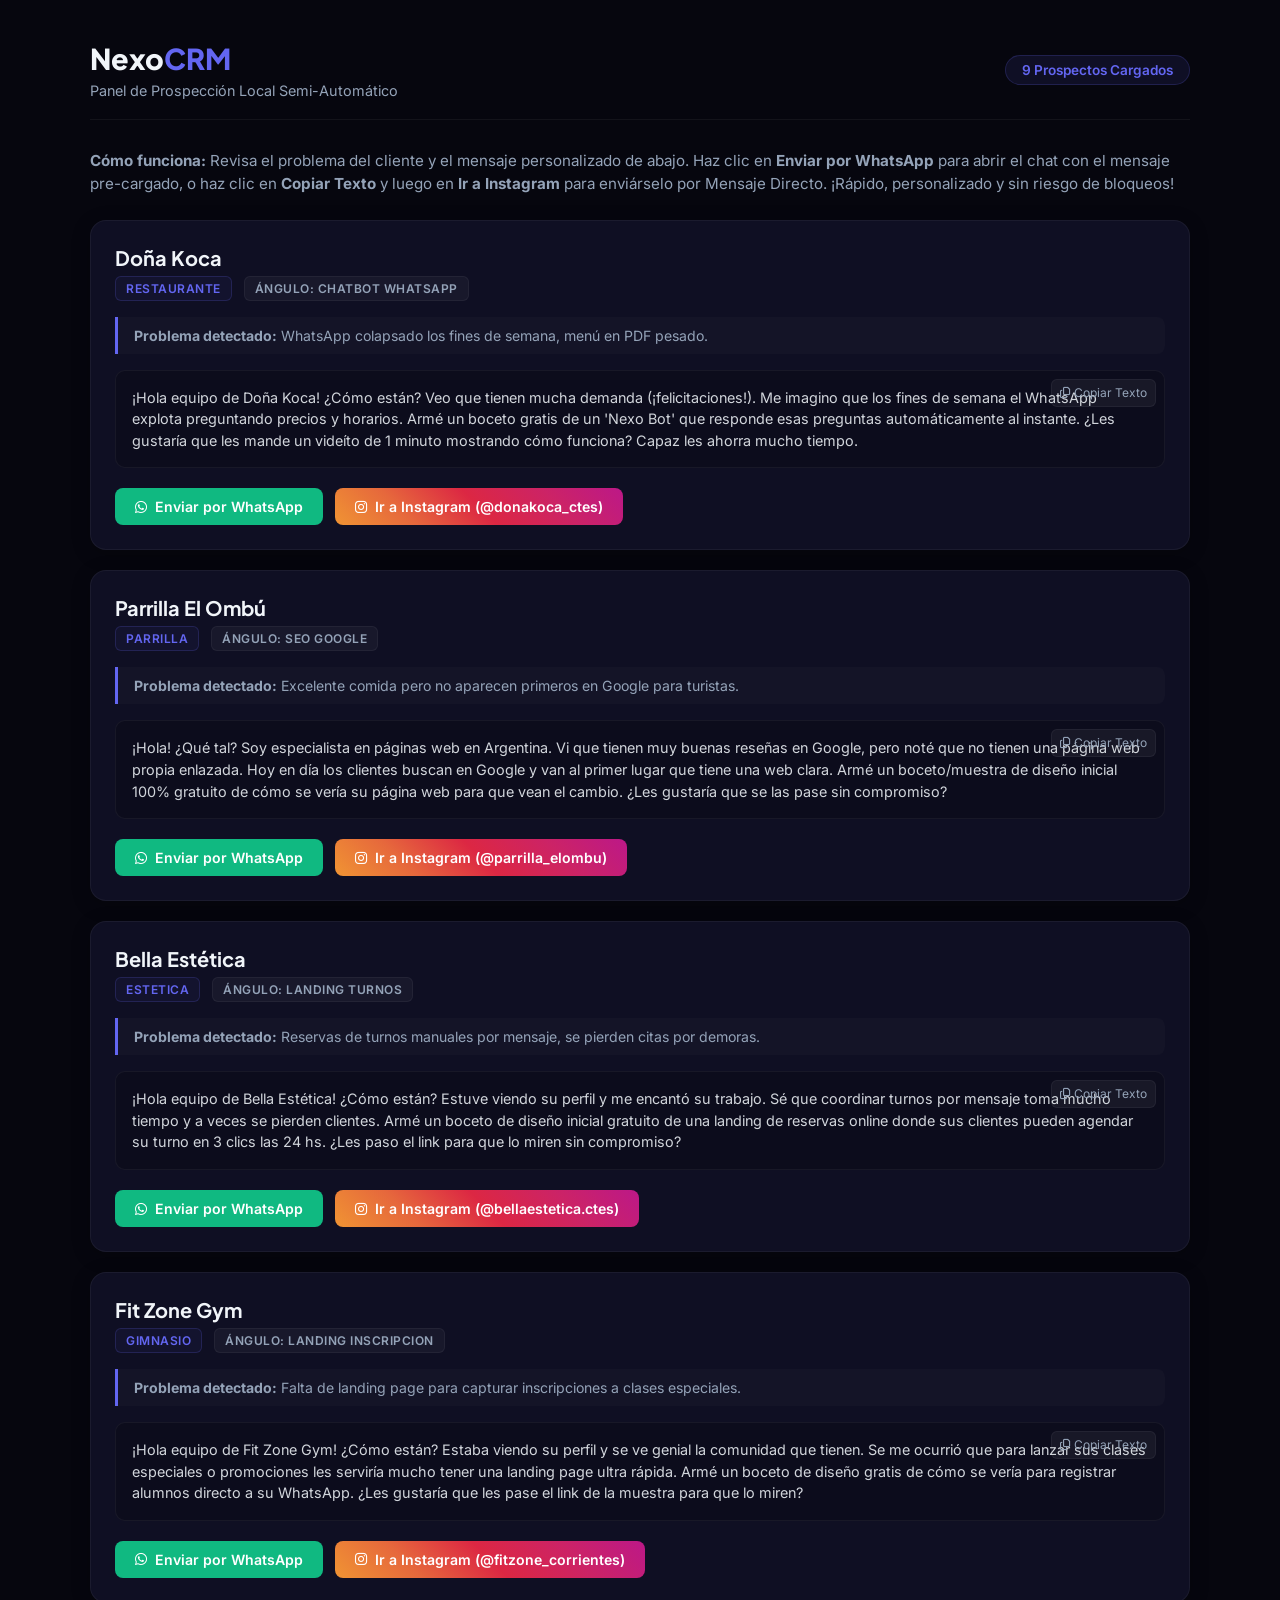
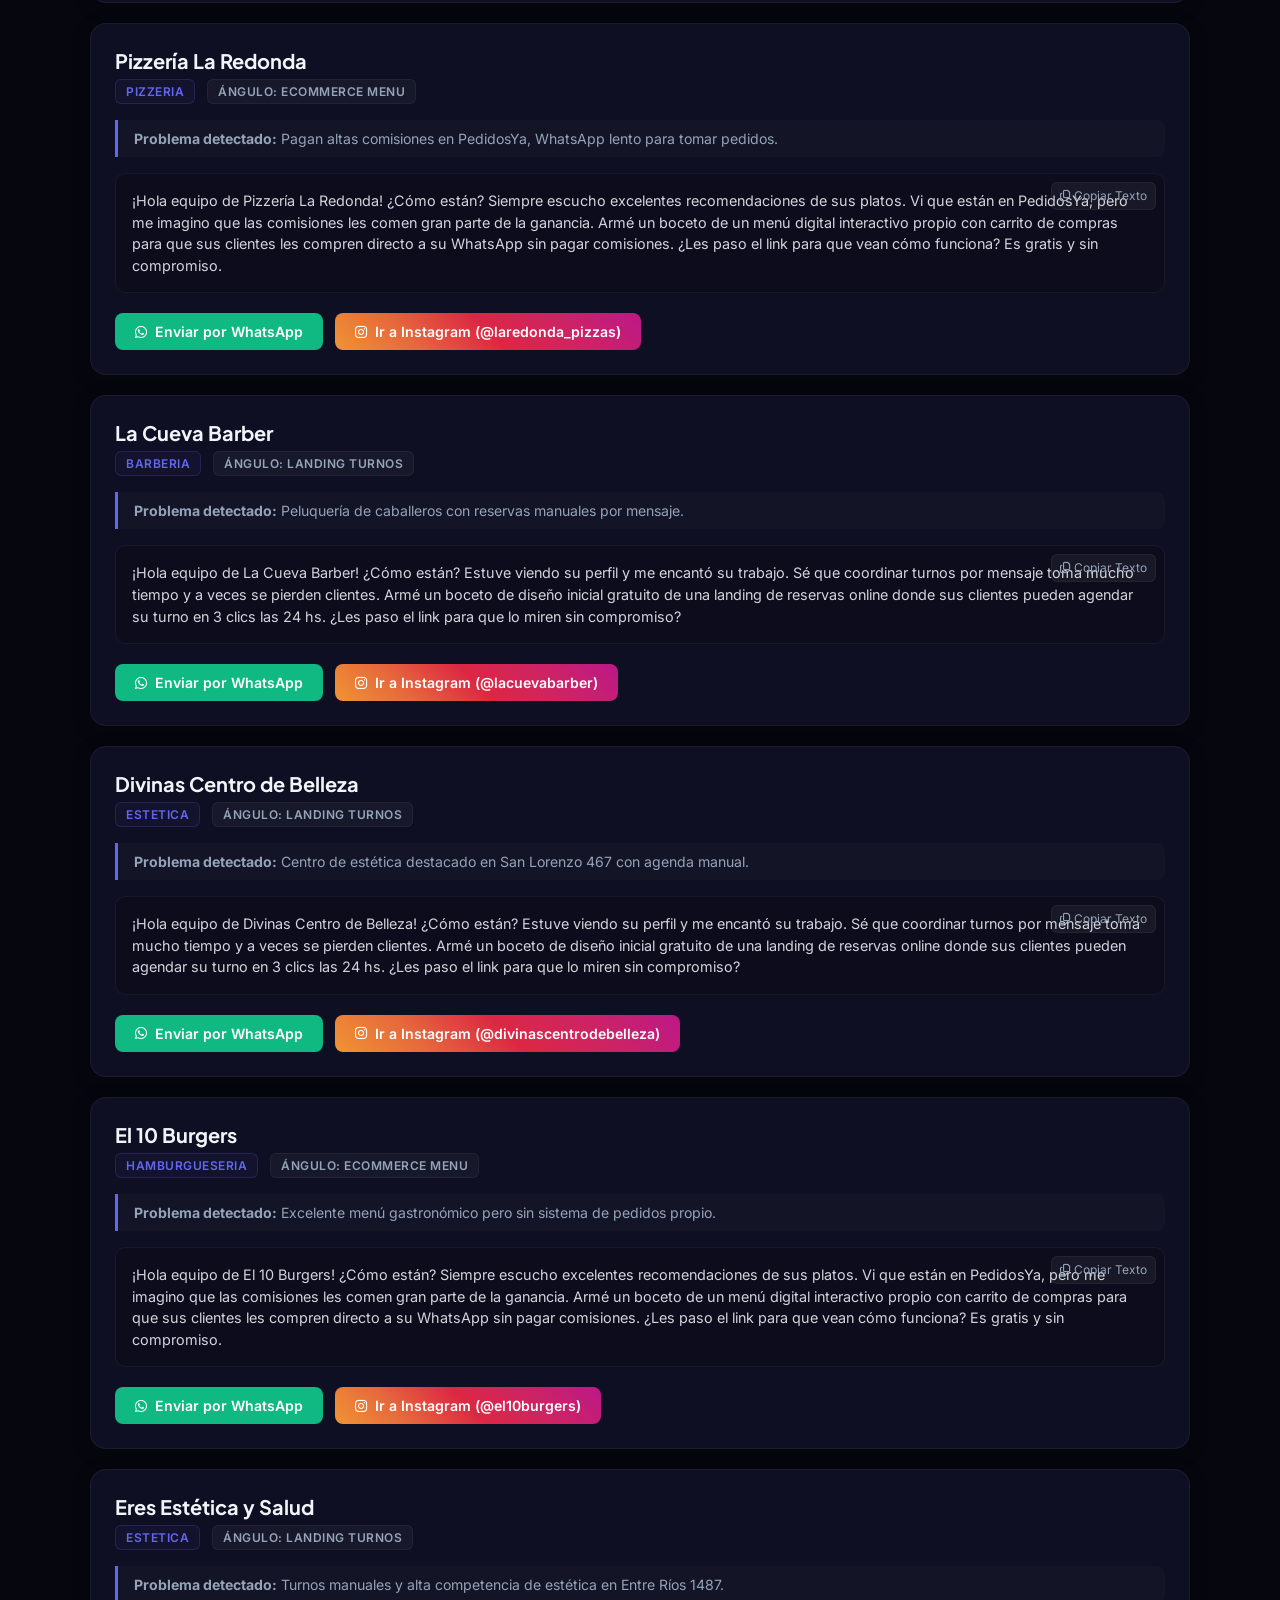
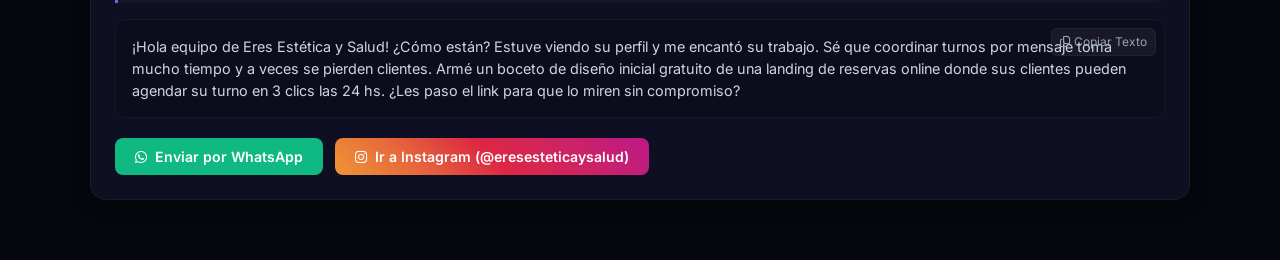
<file: crm_dashboard.html>
<!DOCTYPE html>
<html lang="es">
<head>
    <meta charset="UTF-8">
    <meta name="viewport" content="width=device-width, initial-scale=1.0">
    <title>Nexo Digital | Panel de Prospección Semi-Automático</title>
    <link rel="preconnect" href="https://fonts.googleapis.com">
    <link rel="preconnect" href="https://fonts.gstatic.com" crossorigin>
    <link href="https://fonts.googleapis.com/css2?family=Inter:wght@400;500;600;700&family=Plus+Jakarta+Sans:wght@700;800&display=swap" rel="stylesheet">
    <link rel="stylesheet" href="https://cdnjs.cloudflare.com/ajax/libs/font-awesome/6.4.0/css/all.min.css">
    <style>
        :root {
            --bg-dark: #06060e;
            --bg-card: #0f0f23;
            --border-subtle: rgba(255, 255, 255, 0.05);
            --border-accent: rgba(99, 102, 241, 0.2);
            --text-primary: #f1f5f9;
            --text-secondary: #94a3b8;
            --accent: #6366f1;
            --accent-green: #10b981;
            --accent-pink: #ec4899;
        }

        body {
            font-family: 'Inter', sans-serif;
            background-color: var(--bg-dark);
            color: var(--text-primary);
            margin: 0;
            padding: 40px 20px;
            display: flex;
            justify-content: center;
        }

        .container {
            width: 100%;
            max-width: 1100px;
        }

        header {
            display: flex;
            justify-content: space-between;
            align-items: center;
            margin-bottom: 30px;
            border-bottom: 1px solid var(--border-subtle);
            padding-bottom: 20px;
        }

        h1 {
            font-family: 'Plus Jakarta Sans', sans-serif;
            font-size: 1.8rem;
            font-weight: 800;
            margin: 0;
        }

        h1 span {
            color: var(--accent);
        }

        .badge-count {
            background: rgba(99, 102, 241, 0.1);
            border: 1px solid var(--border-accent);
            padding: 6px 16px;
            border-radius: 50px;
            font-size: 0.85rem;
            font-weight: 600;
            color: var(--accent);
        }

        .dashboard-desc {
            color: var(--text-secondary);
            font-size: 0.95rem;
            margin-bottom: 24px;
            line-height: 1.5;
        }

        .lead-card {
            background: var(--bg-card);
            border: 1px solid var(--border-subtle);
            border-radius: 16px;
            padding: 24px;
            margin-bottom: 20px;
            display: flex;
            flex-direction: column;
            gap: 16px;
            box-shadow: 0 4px 20px rgba(0, 0, 0, 0.2);
        }

        .lead-header {
            display: flex;
            justify-content: space-between;
            align-items: flex-start;
            flex-wrap: wrap;
            gap: 12px;
        }

        .lead-info h2 {
            font-family: 'Plus Jakarta Sans', sans-serif;
            font-size: 1.25rem;
            margin: 0 0 6px 0;
        }

        .lead-meta {
            display: flex;
            gap: 12px;
            font-size: 0.75rem;
            font-weight: 600;
            text-transform: uppercase;
            letter-spacing: 0.5px;
        }

        .meta-tag {
            background: rgba(255, 255, 255, 0.04);
            border: 1px solid var(--border-subtle);
            padding: 4px 10px;
            border-radius: 6px;
            color: var(--text-secondary);
        }

        .meta-tag.niche {
            color: var(--accent);
            border-color: var(--border-accent);
            background: rgba(99, 102, 241, 0.05);
        }

        .lead-problem {
            background: rgba(255, 255, 255, 0.02);
            border-left: 3px solid var(--accent);
            padding: 10px 16px;
            border-radius: 0 8px 8px 0;
            font-size: 0.88rem;
            color: var(--text-secondary);
        }

        .lead-message-box {
            background: rgba(0, 0, 0, 0.2);
            border: 1px solid var(--border-subtle);
            border-radius: 10px;
            padding: 16px;
            font-size: 0.9rem;
            line-height: 1.5;
            position: relative;
            color: #d1d5db;
        }

        .copy-hint {
            position: absolute;
            top: 8px;
            right: 8px;
            background: rgba(255, 255, 255, 0.05);
            border: 1px solid var(--border-subtle);
            padding: 4px 8px;
            border-radius: 6px;
            font-size: 0.75rem;
            cursor: pointer;
            color: var(--text-secondary);
            transition: all 0.2s;
        }

        .copy-hint:hover {
            background: var(--accent);
            color: white;
            border-color: var(--accent);
        }

        .lead-actions {
            display: flex;
            gap: 12px;
            flex-wrap: wrap;
            margin-top: 4px;
        }

        .btn-action {
            padding: 10px 20px;
            border-radius: 8px;
            font-size: 0.88rem;
            font-weight: 600;
            text-decoration: none;
            display: inline-flex;
            align-items: center;
            gap: 8px;
            cursor: pointer;
            border: none;
            transition: all 0.2s;
        }

        .btn-wa {
            background-color: var(--accent-green);
            color: white;
        }

        .btn-wa:hover {
            background-color: #059669;
            transform: translateY(-1px);
        }

        .btn-ig {
            background: linear-gradient(45deg, #f09433 0%, #e6683c 25%, #dc2743 50%, #cc2366 75%, #bc1888 100%);
            color: white;
        }

        .btn-ig:hover {
            opacity: 0.9;
            transform: translateY(-1px);
        }

        .toast {
            position: fixed;
            bottom: 20px;
            right: 20px;
            background: var(--accent);
            color: white;
            padding: 12px 24px;
            border-radius: 8px;
            box-shadow: 0 10px 25px rgba(0, 0, 0, 0.3);
            font-size: 0.9rem;
            font-weight: 600;
            display: none;
            z-index: 1000;
        }
    </style>
</head>
<body>

    <div class="container">
        <header>
            <div>
                <h1>Nexo<span>CRM</span></h1>
                <p style="color: var(--text-secondary); margin: 6px 0 0 0; font-size: 0.9rem;">Panel de Prospección Local Semi-Automático</p>
            </div>
            <div class="badge-count" id="leadCounter">0 Prospectos</div>
        </header>

        <p class="dashboard-desc">
            <strong>Cómo funciona:</strong> Revisa el problema del cliente y el mensaje personalizado de abajo. 
            Haz clic en <strong>Enviar por WhatsApp</strong> para abrir el chat con el mensaje pre-cargado, o haz clic en <strong>Copiar Texto</strong> y luego en <strong>Ir a Instagram</strong> para enviárselo por Mensaje Directo. ¡Rápido, personalizado y sin riesgo de bloqueos!
        </p>

        <div id="leadsList">
            <!-- Los leads se inyectarán aquí -->
        </div>
    </div>

    <div class="toast" id="toast">¡Texto copiado al portapapeles!</div>

    <script>
        const leads = 
[
            {
                        "id": 1,
                        "name": "Doña Koca",
                        "niche": "restaurante",
                        "phone": "5493794010203",
                        "instagram": "donakoca_ctes",
                        "problem": "WhatsApp colapsado los fines de semana, menú en PDF pesado.",
                        "angle": "chatbot_whatsapp",
                        "message": "¡Hola equipo de Doña Koca! ¿Cómo están? Veo que tienen mucha demanda (¡felicitaciones!). Me imagino que los fines de semana el WhatsApp explota preguntando precios y horarios. Armé un boceto gratis de un 'Nexo Bot' que responde esas preguntas automáticamente al instante. ¿Les gustaría que les mande un videíto de 1 minuto mostrando cómo funciona? Capaz les ahorra mucho tiempo.",
                        "wa_link": "https://api.whatsapp.com/send?phone=5493794010203&text=%C2%A1Hola%20equipo%20de%20Do%C3%B1a%20Koca%21%20%C2%BFC%C3%B3mo%20est%C3%A1n%3F%20Veo%20que%20tienen%20mucha%20demanda%20%28%C2%A1felicitaciones%21%29.%20Me%20imagino%20que%20los%20fines%20de%20semana%20el%20WhatsApp%20explota%20preguntando%20precios%20y%20horarios.%20Arm%C3%A9%20un%20boceto%20gratis%20de%20un%20%27Nexo%20Bot%27%20que%20responde%20esas%20preguntas%20autom%C3%A1ticamente%20al%20instante.%20%C2%BFLes%20gustar%C3%ADa%20que%20les%20mande%20un%20vide%C3%ADto%20de%201%20minuto%20mostrando%20c%C3%B3mo%20funciona%3F%20Capaz%20les%20ahorra%20mucho%20tiempo.",
                        "ig_link": "https://instagram.com/donakoca_ctes"
            },
            {
                        "id": 2,
                        "name": "Parrilla El Ombú",
                        "niche": "parrilla",
                        "phone": "5493794040506",
                        "instagram": "parrilla_elombu",
                        "problem": "Excelente comida pero no aparecen primeros en Google para turistas.",
                        "angle": "seo_google",
                        "message": "¡Hola! ¿Qué tal? Soy especialista en páginas web en Argentina. Vi que tienen muy buenas reseñas en Google, pero noté que no tienen una página web propia enlazada. Hoy en día los clientes buscan en Google y van al primer lugar que tiene una web clara. Armé un boceto/muestra de diseño inicial 100% gratuito de cómo se vería su página web para que vean el cambio. ¿Les gustaría que se las pase sin compromiso?",
                        "wa_link": "https://api.whatsapp.com/send?phone=5493794040506&text=%C2%A1Hola%21%20%C2%BFQu%C3%A9%20tal%3F%20Soy%20especialista%20en%20p%C3%A1ginas%20web%20en%20Argentina.%20Vi%20que%20tienen%20muy%20buenas%20rese%C3%B1as%20en%20Google%2C%20pero%20not%C3%A9%20que%20no%20tienen%20una%20p%C3%A1gina%20web%20propia%20enlazada.%20Hoy%20en%20d%C3%ADa%20los%20clientes%20buscan%20en%20Google%20y%20van%20al%20primer%20lugar%20que%20tiene%20una%20web%20clara.%20Arm%C3%A9%20un%20boceto/muestra%20de%20dise%C3%B1o%20inicial%20100%25%20gratuito%20de%20c%C3%B3mo%20se%20ver%C3%ADa%20su%20p%C3%A1gina%20web%20para%20que%20vean%20el%20cambio.%20%C2%BFLes%20gustar%C3%ADa%20que%20se%20las%20pase%20sin%20compromiso%3F",
                        "ig_link": "https://instagram.com/parrilla_elombu"
            },
            {
                        "id": 3,
                        "name": "Bella Estética",
                        "niche": "estetica",
                        "phone": "5493794070809",
                        "instagram": "bellaestetica.ctes",
                        "problem": "Reservas de turnos manuales por mensaje, se pierden citas por demoras.",
                        "angle": "landing_turnos",
                        "message": "¡Hola equipo de Bella Estética! ¿Cómo están? Estuve viendo su perfil y me encantó su trabajo. Sé que coordinar turnos por mensaje toma mucho tiempo y a veces se pierden clientes. Armé un boceto de diseño inicial gratuito de una landing de reservas online donde sus clientes pueden agendar su turno en 3 clics las 24 hs. ¿Les paso el link para que lo miren sin compromiso?",
                        "wa_link": "https://api.whatsapp.com/send?phone=5493794070809&text=%C2%A1Hola%20equipo%20de%20Bella%20Est%C3%A9tica%21%20%C2%BFC%C3%B3mo%20est%C3%A1n%3F%20Estuve%20viendo%20su%20perfil%20y%20me%20encant%C3%B3%20su%20trabajo.%20S%C3%A9%20que%20coordinar%20turnos%20por%20mensaje%20toma%20mucho%20tiempo%20y%20a%20veces%20se%20pierden%20clientes.%20Arm%C3%A9%20un%20boceto%20de%20dise%C3%B1o%20inicial%20gratuito%20de%20una%20landing%20de%20reservas%20online%20donde%20sus%20clientes%20pueden%20agendar%20su%20turno%20en%203%20clics%20las%2024%20hs.%20%C2%BFLes%20paso%20el%20link%20para%20que%20lo%20miren%20sin%20compromiso%3F",
                        "ig_link": "https://instagram.com/bellaestetica.ctes"
            },
            {
                        "id": 4,
                        "name": "Fit Zone Gym",
                        "niche": "gimnasio",
                        "phone": "5493794112233",
                        "instagram": "fitzone_corrientes",
                        "problem": "Falta de landing page para capturar inscripciones a clases especiales.",
                        "angle": "landing_inscripcion",
                        "message": "¡Hola equipo de Fit Zone Gym! ¿Cómo están? Estaba viendo su perfil y se ve genial la comunidad que tienen. Se me ocurrió que para lanzar sus clases especiales o promociones les serviría mucho tener una landing page ultra rápida. Armé un boceto de diseño gratis de cómo se vería para registrar alumnos directo a su WhatsApp. ¿Les gustaría que les pase el link de la muestra para que lo miren?",
                        "wa_link": "https://api.whatsapp.com/send?phone=5493794112233&text=%C2%A1Hola%20equipo%20de%20Fit%20Zone%20Gym%21%20%C2%BFC%C3%B3mo%20est%C3%A1n%3F%20Estaba%20viendo%20su%20perfil%20y%20se%20ve%20genial%20la%20comunidad%20que%20tienen.%20Se%20me%20ocurri%C3%B3%20que%20para%20lanzar%20sus%20clases%20especiales%20o%20promociones%20les%20servir%C3%ADa%20mucho%20tener%20una%20landing%20page%20ultra%20r%C3%A1pida.%20Arm%C3%A9%20un%20boceto%20de%20dise%C3%B1o%20gratis%20de%20c%C3%B3mo%20se%20ver%C3%ADa%20para%20registrar%20alumnos%20directo%20a%20su%20WhatsApp.%20%C2%BFLes%20gustar%C3%ADa%20que%20les%20pase%20el%20link%20de%20la%20muestra%20para%20que%20lo%20miren%3F",
                        "ig_link": "https://instagram.com/fitzone_corrientes"
            },
            {
                        "id": 5,
                        "name": "Pizzería La Redonda",
                        "niche": "pizzeria",
                        "phone": "5493794445566",
                        "instagram": "laredonda_pizzas",
                        "problem": "Pagan altas comisiones en PedidosYa, WhatsApp lento para tomar pedidos.",
                        "angle": "ecommerce_menu",
                        "message": "¡Hola equipo de Pizzería La Redonda! ¿Cómo están? Siempre escucho excelentes recomendaciones de sus platos. Vi que están en PedidosYa, pero me imagino que las comisiones les comen gran parte de la ganancia. Armé un boceto de un menú digital interactivo propio con carrito de compras para que sus clientes les compren directo a su WhatsApp sin pagar comisiones. ¿Les paso el link para que vean cómo funciona? Es gratis y sin compromiso.",
                        "wa_link": "https://api.whatsapp.com/send?phone=5493794445566&text=%C2%A1Hola%20equipo%20de%20Pizzer%C3%ADa%20La%20Redonda%21%20%C2%BFC%C3%B3mo%20est%C3%A1n%3F%20Siempre%20escucho%20excelentes%20recomendaciones%20de%20sus%20platos.%20Vi%20que%20est%C3%A1n%20en%20PedidosYa%2C%20pero%20me%20imagino%20que%20las%20comisiones%20les%20comen%20gran%20parte%20de%20la%20ganancia.%20Arm%C3%A9%20un%20boceto%20de%20un%20men%C3%BA%20digital%20interactivo%20propio%20con%20carrito%20de%20compras%20para%20que%20sus%20clientes%20les%20compren%20directo%20a%20su%20WhatsApp%20sin%20pagar%20comisiones.%20%C2%BFLes%20paso%20el%20link%20para%20que%20vean%20c%C3%B3mo%20funciona%3F%20Es%20gratis%20y%20sin%20compromiso.",
                        "ig_link": "https://instagram.com/laredonda_pizzas"
            },
            {
                        "id": 6,
                        "name": "La Cueva Barber",
                        "niche": "barberia",
                        "phone": "543794008337",
                        "instagram": "lacuevabarber",
                        "problem": "Peluquería de caballeros con reservas manuales por mensaje.",
                        "angle": "landing_turnos",
                        "message": "¡Hola equipo de La Cueva Barber! ¿Cómo están? Estuve viendo su perfil y me encantó su trabajo. Sé que coordinar turnos por mensaje toma mucho tiempo y a veces se pierden clientes. Armé un boceto de diseño inicial gratuito de una landing de reservas online donde sus clientes pueden agendar su turno en 3 clics las 24 hs. ¿Les paso el link para que lo miren sin compromiso?",
                        "wa_link": "https://api.whatsapp.com/send?phone=543794008337&text=%C2%A1Hola%20equipo%20de%20La%20Cueva%20Barber%21%20%C2%BFC%C3%B3mo%20est%C3%A1n%3F%20Estuve%20viendo%20su%20perfil%20y%20me%20encant%C3%B3%20su%20trabajo.%20S%C3%A9%20que%20coordinar%20turnos%20por%20mensaje%20toma%20mucho%20tiempo%20y%20a%20veces%20se%20pierden%20clientes.%20Arm%C3%A9%20un%20boceto%20de%20dise%C3%B1o%20inicial%20gratuito%20de%20una%20landing%20de%20reservas%20online%20donde%20sus%20clientes%20pueden%20agendar%20su%20turno%20en%203%20clics%20las%2024%20hs.%20%C2%BFLes%20paso%20el%20link%20para%20que%20lo%20miren%20sin%20compromiso%3F",
                        "ig_link": "https://instagram.com/lacuevabarber"
            },
            {
                        "id": 7,
                        "name": "Divinas Centro de Belleza",
                        "niche": "estetica",
                        "phone": "543794601057",
                        "instagram": "divinascentrodebelleza",
                        "problem": "Centro de estética destacado en San Lorenzo 467 con agenda manual.",
                        "angle": "landing_turnos",
                        "message": "¡Hola equipo de Divinas Centro de Belleza! ¿Cómo están? Estuve viendo su perfil y me encantó su trabajo. Sé que coordinar turnos por mensaje toma mucho tiempo y a veces se pierden clientes. Armé un boceto de diseño inicial gratuito de una landing de reservas online donde sus clientes pueden agendar su turno en 3 clics las 24 hs. ¿Les paso el link para que lo miren sin compromiso?",
                        "wa_link": "https://api.whatsapp.com/send?phone=543794601057&text=%C2%A1Hola%20equipo%20de%20Divinas%20Centro%20de%20Belleza%21%20%C2%BFC%C3%B3mo%20est%C3%A1n%3F%20Estuve%20viendo%20su%20perfil%20y%20me%20encant%C3%B3%20su%20trabajo.%20S%C3%A9%20que%20coordinar%20turnos%20por%20mensaje%20toma%20mucho%20tiempo%20y%20a%20veces%20se%20pierden%20clientes.%20Arm%C3%A9%20un%20boceto%20de%20dise%C3%B1o%20inicial%20gratuito%20de%20una%20landing%20de%20reservas%20online%20donde%20sus%20clientes%20pueden%20agendar%20su%20turno%20en%203%20clics%20las%2024%20hs.%20%C2%BFLes%20paso%20el%20link%20para%20que%20lo%20miren%20sin%20compromiso%3F",
                        "ig_link": "https://instagram.com/divinascentrodebelleza"
            },
            {
                        "id": 8,
                        "name": "El 10 Burgers",
                        "niche": "hamburgueseria",
                        "phone": "5493794012476",
                        "instagram": "el10burgers",
                        "problem": "Excelente menú gastronómico pero sin sistema de pedidos propio.",
                        "angle": "ecommerce_menu",
                        "message": "¡Hola equipo de El 10 Burgers! ¿Cómo están? Siempre escucho excelentes recomendaciones de sus platos. Vi que están en PedidosYa, pero me imagino que las comisiones les comen gran parte de la ganancia. Armé un boceto de un menú digital interactivo propio con carrito de compras para que sus clientes les compren directo a su WhatsApp sin pagar comisiones. ¿Les paso el link para que vean cómo funciona? Es gratis y sin compromiso.",
                        "wa_link": "https://api.whatsapp.com/send?phone=5493794012476&text=%C2%A1Hola%20equipo%20de%20El%2010%20Burgers%21%20%C2%BFC%C3%B3mo%20est%C3%A1n%3F%20Siempre%20escucho%20excelentes%20recomendaciones%20de%20sus%20platos.%20Vi%20que%20est%C3%A1n%20en%20PedidosYa%2C%20pero%20me%20imagino%20que%20las%20comisiones%20les%20comen%20gran%20parte%20de%20la%20ganancia.%20Arm%C3%A9%20un%20boceto%20de%20un%20men%C3%BA%20digital%20interactivo%20propio%20con%20carrito%20de%20compras%20para%20que%20sus%20clientes%20les%20compren%20directo%20a%20su%20WhatsApp%20sin%20pagar%20comisiones.%20%C2%BFLes%20paso%20el%20link%20para%20que%20vean%20c%C3%B3mo%20funciona%3F%20Es%20gratis%20y%20sin%20compromiso.",
                        "ig_link": "https://instagram.com/el10burgers"
            },
            {
                        "id": 9,
                        "name": "Eres Estética y Salud",
                        "niche": "estetica",
                        "phone": "543794462222",
                        "instagram": "eresesteticaysalud",
                        "problem": "Turnos manuales y alta competencia de estética en Entre Ríos 1487.",
                        "angle": "landing_turnos",
                        "message": "¡Hola equipo de Eres Estética y Salud! ¿Cómo están? Estuve viendo su perfil y me encantó su trabajo. Sé que coordinar turnos por mensaje toma mucho tiempo y a veces se pierden clientes. Armé un boceto de diseño inicial gratuito de una landing de reservas online donde sus clientes pueden agendar su turno en 3 clics las 24 hs. ¿Les paso el link para que lo miren sin compromiso?",
                        "wa_link": "https://api.whatsapp.com/send?phone=543794462222&text=%C2%A1Hola%20equipo%20de%20Eres%20Est%C3%A9tica%20y%20Salud%21%20%C2%BFC%C3%B3mo%20est%C3%A1n%3F%20Estuve%20viendo%20su%20perfil%20y%20me%20encant%C3%B3%20su%20trabajo.%20S%C3%A9%20que%20coordinar%20turnos%20por%20mensaje%20toma%20mucho%20tiempo%20y%20a%20veces%20se%20pierden%20clientes.%20Arm%C3%A9%20un%20boceto%20de%20dise%C3%B1o%20inicial%20gratuito%20de%20una%20landing%20de%20reservas%20online%20donde%20sus%20clientes%20pueden%20agendar%20su%20turno%20en%203%20clics%20las%2024%20hs.%20%C2%BFLes%20paso%20el%20link%20para%20que%20lo%20miren%20sin%20compromiso%3F",
                        "ig_link": "https://instagram.com/eresesteticaysalud"
            }
]
        ;

        document.getElementById('leadCounter').innerText = `${leads.length} Prospectos Cargados`;

        const leadsList = document.getElementById('leadsList');
        leads.forEach(lead => {
            const card = document.createElement('div');
            card.className = 'lead-card';
            card.innerHTML = `
                <div class="lead-header">
                    <div class="lead-info">
                        <h2>${lead.name}</h2>
                        <div class="lead-meta">
                            <span class="meta-tag niche">${lead.niche}</span>
                            <span class="meta-tag">Ángulo: ${lead.angle.replace('_', ' ')}</span>
                        </div>
                    </div>
                </div>
                
                <div class="lead-problem">
                    <strong>Problema detectado:</strong> ${lead.problem}
                </div>

                <div class="lead-message-box">
                    <span class="copy-hint" onclick="copyMessage('${lead.id}', this)">
                        <i class="fa-regular fa-copy"></i> Copiar Texto
                    </span>
                    <span id="msg-${lead.id}">${lead.message}</span>
                </div>

                <div class="lead-actions">
                    <a href="${lead.wa_link}" target="_blank" class="btn-action btn-wa">
                        <i class="fa-brands fa-whatsapp"></i> Enviar por WhatsApp
                    </a>
                    <a href="${lead.ig_link}" target="_blank" class="btn-action btn-ig">
                        <i class="fa-brands fa-instagram"></i> Ir a Instagram (@${lead.instagram})
                    </a>
                </div>
            `;
            leadsList.appendChild(card);
        });

        function copyMessage(id, btnElement) {
            const text = document.getElementById(`msg-${id}`).innerText;
            navigator.clipboard.writeText(text).then(() => {
                showToast();
                
                // Efecto visual temporal en el botón
                const originalText = btnElement.innerHTML;
                btnElement.innerHTML = '<i class="fa-solid fa-check"></i> ¡Copiado!';
                btnElement.style.background = 'var(--accent-green)';
                btnElement.style.color = 'white';
                
                setTimeout(() => {
                    btnElement.innerHTML = originalText;
                    btnElement.style.background = '';
                    btnElement.style.color = '';
                }, 2000);
            });
        }

        function showToast() {
            const toast = document.getElementById('toast');
            toast.style.display = 'block';
            setTimeout(() => {
                toast.style.display = 'none';
            }, 2500);
        }
    </script>
</body>
</html>
</file>
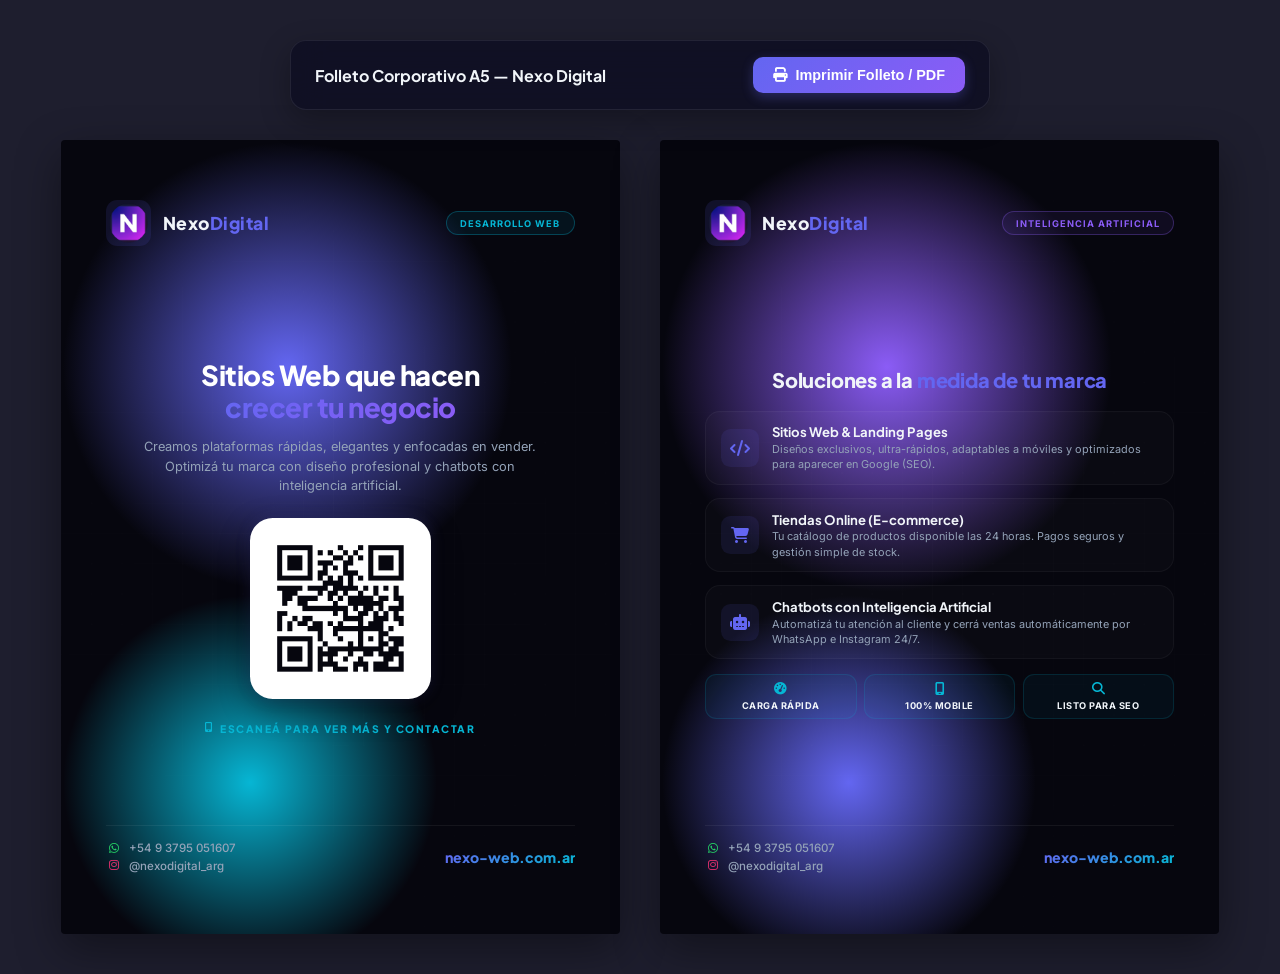
<file: folleto.html>
<!DOCTYPE html>
<html lang="es">
<head>
    <meta charset="UTF-8">
    <meta name="viewport" content="width=device-width, initial-scale=1.0">
    <title>Nexo Digital | Folleto Corporativo A5</title>
    
    <!-- Google Fonts -->
    <link rel="preconnect" href="https://fonts.googleapis.com">
    <link rel="preconnect" href="https://fonts.gstatic.com" crossorigin>
    <link href="https://fonts.googleapis.com/css2?family=Inter:wght@400;500;600;700&family=Plus+Jakarta+Sans:wght@700;800;900&display=swap" rel="stylesheet">
    
    <!-- FontAwesome for Icons -->
    <link rel="stylesheet" href="https://cdnjs.cloudflare.com/ajax/libs/font-awesome/6.4.0/css/all.min.css">
    
    <style>
        :root {
            --bg-primary: #06060e;
            --bg-secondary: #0a0a1a;
            --bg-card: #0f0f23;
            --text-primary: #f1f5f9;
            --text-secondary: #94a3b8;
            --text-muted: #64748b;
            --accent-1: #6366f1; /* Indigo */
            --accent-2: #8b5cf6; /* Violet */
            --accent-3: #06b6d4; /* Cyan */
            --gradient-main: linear-gradient(135deg, #6366f1, #8b5cf6);
            --gradient-accent: linear-gradient(135deg, #6366f1, #06b6d4);
            --font-heading: 'Plus Jakarta Sans', sans-serif;
            --font-body: 'Inter', sans-serif;
        }

        /* Reset for web & print */
        *, *::before, *::after {
            margin: 0;
            padding: 0;
            box-sizing: border-box;
        }

        body {
            font-family: var(--font-body);
            background-color: #1e1e2e;
            color: var(--text-primary);
            display: flex;
            flex-direction: column;
            align-items: center;
            padding: 40px 0;
            min-height: 100vh;
            -webkit-print-color-adjust: exact;
            print-color-adjust: exact;
        }

        /* Control Panel (Hidden when printing) */
        .control-panel {
            background: rgba(15, 15, 35, 0.85);
            border: 1px solid rgba(255,255,255,0.08);
            backdrop-filter: blur(16px);
            padding: 16px 24px;
            border-radius: 16px;
            margin-bottom: 30px;
            display: flex;
            align-items: center;
            gap: 16px;
            box-shadow: 0 10px 30px rgba(0, 0, 0, 0.3);
            width: 100%;
            max-width: 700px;
            z-index: 100;
        }

        .control-title {
            font-family: var(--font-heading);
            font-weight: 700;
            font-size: 1rem;
            color: var(--text-primary);
            flex: 1;
        }

        .btn-print {
            background: var(--gradient-main);
            color: white;
            border: none;
            padding: 10px 20px;
            border-radius: 10px;
            font-weight: 600;
            font-size: 0.9rem;
            cursor: pointer;
            display: inline-flex;
            align-items: center;
            gap: 8px;
            transition: all 0.2s ease;
            box-shadow: 0 4px 12px rgba(99, 102, 241, 0.3);
        }

        .btn-print:hover {
            transform: translateY(-1px);
            box-shadow: 0 6px 18px rgba(99, 102, 241, 0.4);
        }

        /* Layout Container for Pages */
        .flyer-container {
            display: flex;
            gap: 40px;
            justify-content: center;
            flex-wrap: wrap;
        }

        /* Standard A5 Dimensions: 148mm x 210mm */
        .flyer-page {
            width: 148mm;
            height: 210mm;
            background-color: var(--bg-primary);
            border-radius: 4px;
            position: relative;
            overflow: hidden;
            box-shadow: 0 15px 45px rgba(0, 0, 0, 0.4);
            display: flex;
            flex-direction: column;
            padding: 16mm 12mm;
            box-sizing: border-box;
        }

        /* 3D Grid & Glow background */
        .flyer-bg {
            position: absolute;
            inset: 0;
            z-index: 1;
            overflow: hidden;
            pointer-events: none;
        }

        .grid-overlay {
            position: absolute;
            inset: 0;
            background-image:
                linear-gradient(rgba(255, 255, 255, 0.015) 1px, transparent 1px),
                linear-gradient(90deg, rgba(255, 255, 255, 0.015) 1px, transparent 1px);
            background-size: 8mm 8mm;
            mask-image: radial-gradient(circle at 50% 50%, rgba(0,0,0,0.8), rgba(0,0,0,0.1));
            -webkit-mask-image: radial-gradient(circle at 50% 50%, rgba(0,0,0,0.8), rgba(0,0,0,0.1));
        }

        .glow-orb {
            position: absolute;
            border-radius: 50%;
            filter: blur(40px);
            opacity: 0.35;
        }

        .orb-top {
            width: 120mm;
            height: 120mm;
            top: -60mm;
            right: -30mm;
            background: radial-gradient(circle, var(--accent-1), transparent 70%);
        }

        .orb-bottom {
            width: 100mm;
            height: 100mm;
            bottom: -50mm;
            left: -30mm;
            background: radial-gradient(circle, var(--accent-3), transparent 70%);
        }

        /* Content elements must sit above background */
        .flyer-content {
            position: relative;
            z-index: 10;
            height: 100%;
            display: flex;
            flex-direction: column;
            justify-content: space-between;
        }

        /* Header */
        .flyer-header {
            display: flex;
            align-items: center;
            justify-content: space-between;
            margin-bottom: 6mm;
        }

        .logo-section {
            display: flex;
            align-items: center;
            gap: 3mm;
        }

        .logo-icon {
            width: 12mm;
            height: 12mm;
            border-radius: 3mm;
            background: rgba(99, 102, 241, 0.12);
            border: 1px solid var(--border-accent);
            display: flex;
            align-items: center;
            justify-content: center;
            overflow: hidden;
        }

        .logo-icon img {
            width: 100%;
            height: 100%;
            object-fit: cover;
            border-radius: 2.2mm;
        }

        .logo-text {
            font-family: var(--font-heading);
            font-weight: 800;
            font-size: 1.1rem;
            letter-spacing: 0.5px;
            color: var(--text-primary);
        }

        .logo-text span {
            color: var(--accent-1);
        }

        .tagline-badge {
            font-size: 0.58rem;
            font-weight: 700;
            text-transform: uppercase;
            letter-spacing: 1px;
            color: var(--accent-3);
            border: 1px solid rgba(6, 182, 212, 0.3);
            background: rgba(6, 182, 212, 0.08);
            padding: 1.5mm 3.5mm;
            border-radius: 50px;
        }

        /* Main Section - FRONT */
        .front-main {
            text-align: center;
            margin: 4mm 0;
            flex-grow: 1;
            display: flex;
            flex-direction: column;
            justify-content: center;
        }

        .hero-title {
            font-family: var(--font-heading);
            font-size: 1.72rem;
            font-weight: 900;
            line-height: 1.15;
            letter-spacing: -0.5px;
            margin-bottom: 4mm;
            color: #fff;
        }

        .hero-title span {
            background: var(--gradient-main);
            -webkit-background-clip: text;
            -webkit-text-fill-color: transparent;
            background-clip: text;
        }

        .hero-desc {
            font-size: 0.8rem;
            color: var(--text-secondary);
            max-width: 110mm;
            margin: 0 auto 6mm;
            line-height: 1.5;
        }

        /* QR Code Layout */
        .qr-card-wrapper {
            display: flex;
            justify-content: center;
            margin-bottom: 4mm;
        }

        .qr-card {
            background: #ffffff;
            border-radius: 6mm;
            padding: 4.5mm;
            width: 48mm;
            height: 48mm;
            display: flex;
            align-items: center;
            justify-content: center;
            box-shadow: 0 10px 30px rgba(0, 0, 0, 0.4), 0 0 15px rgba(99, 102, 241, 0.15);
            position: relative;
        }

        .qr-card img {
            width: 100%;
            height: 100%;
            object-fit: contain;
        }

        .qr-instruction {
            font-family: var(--font-heading);
            font-size: 0.65rem;
            font-weight: 800;
            letter-spacing: 1.5px;
            color: var(--accent-3);
            text-transform: uppercase;
            margin-top: 2mm;
            display: flex;
            align-items: center;
            justify-content: center;
            gap: 1.5mm;
        }

        .qr-instruction i {
            animation: bounce 1.5s infinite alternate;
        }

        @keyframes bounce {
            0% { transform: translateY(-2px); }
            100% { transform: translateY(2px); }
        }

        /* Services Grid - BACK */
        .back-main {
            flex-grow: 1;
            display: flex;
            flex-direction: column;
            justify-content: center;
            margin: 2mm 0;
        }

        .back-title {
            font-family: var(--font-heading);
            font-size: 1.25rem;
            font-weight: 900;
            text-align: center;
            margin-bottom: 5mm;
            letter-spacing: -0.2px;
        }

        .back-title span {
            color: var(--accent-1);
        }

        .services-list {
            display: grid;
            grid-template-columns: 1fr;
            gap: 3.5mm;
            margin-bottom: 4mm;
        }

        .service-item {
            display: flex;
            gap: 3.5mm;
            background: rgba(255, 255, 255, 0.02);
            border: 1px solid rgba(255, 255, 255, 0.04);
            border-radius: 4mm;
            padding: 3mm 4mm;
            align-items: center;
        }

        .service-icon {
            width: 10mm;
            height: 10mm;
            min-width: 10mm;
            border-radius: 2.5mm;
            background: rgba(99, 102, 241, 0.1);
            border: 1px solid var(--border-accent);
            display: flex;
            align-items: center;
            justify-content: center;
            color: var(--accent-1);
            font-size: 1rem;
        }

        .service-details h4 {
            font-family: var(--font-heading);
            font-size: 0.82rem;
            font-weight: 700;
            color: var(--text-primary);
            margin-bottom: 0.5mm;
        }

        .service-details p {
            font-size: 0.68rem;
            color: var(--text-secondary);
            line-height: 1.4;
        }

        /* Features row */
        .features-row {
            display: grid;
            grid-template-columns: repeat(3, 1fr);
            gap: 2mm;
            text-align: center;
            margin-bottom: 2mm;
        }

        .feature-badge {
            background: rgba(6, 182, 212, 0.05);
            border: 1px solid rgba(6, 182, 212, 0.15);
            border-radius: 3mm;
            padding: 2mm 1mm;
        }

        .feature-badge i {
            color: var(--accent-3);
            font-size: 0.8rem;
            margin-bottom: 1mm;
            display: block;
        }

        .feature-badge span {
            font-size: 0.58rem;
            font-weight: 700;
            color: var(--text-primary);
            text-transform: uppercase;
            letter-spacing: 0.5px;
            display: block;
        }

        /* Footer Info (Both) */
        .flyer-footer {
            border-top: 1px solid rgba(255, 255, 255, 0.06);
            padding-top: 4mm;
            display: flex;
            justify-content: space-between;
            align-items: center;
        }

        .contact-details {
            display: flex;
            flex-direction: column;
            gap: 1mm;
        }

        .contact-item {
            display: flex;
            align-items: center;
            gap: 2mm;
            font-size: 0.72rem;
            color: var(--text-secondary);
            font-weight: 500;
        }

        .contact-item i {
            width: 4mm;
            text-align: center;
            color: var(--accent-1);
        }

        .contact-item.wa i { color: #25d366; }
        .contact-item.ig i { color: #e1306c; }

        .footer-web {
            font-family: var(--font-heading);
            font-weight: 800;
            font-size: 0.88rem;
            background: var(--gradient-accent);
            -webkit-background-clip: text;
            -webkit-text-fill-color: transparent;
            background-clip: text;
        }

        /* ══════════ PRINT STYLES ══════════ */
        @media print {
            body {
                background: none;
                padding: 0;
                margin: 0;
                display: block;
            }

            .control-panel {
                display: none !important;
            }

            .flyer-container {
                gap: 0;
                display: block;
            }

            .flyer-page {
                box-shadow: none;
                border-radius: 0;
                page-break-after: always;
                width: 148mm;
                height: 210mm;
                margin: 0;
            }

            /* Fix backgrounds inside print dialog */
            .flyer-page, .flyer-bg, .grid-overlay, .orb, .logo-icon, .tagline-badge, .qr-card, .service-icon, .service-item, .feature-badge {
                -webkit-print-color-adjust: exact !important;
                print-color-adjust: exact !important;
            }
        }
    </style>
</head>
<body>

    <!-- Control Panel (Hidden when printing) -->
    <div class="control-panel no-print">
        <h2 class="control-title">Folleto Corporativo A5 — Nexo Digital</h2>
        <button class="btn-print" onclick="window.print()">
            <i class="fa-solid fa-print"></i> Imprimir Folleto / PDF
        </button>
    </div>

    <!-- Flyer Pages Container -->
    <div class="flyer-container">
        
        <!-- ================= CARA A (FRONT) ================= -->
        <div class="flyer-page">
            <div class="flyer-bg">
                <div class="grid-overlay"></div>
                <div class="orb orb-top"></div>
                <div class="orb orb-bottom"></div>
            </div>
            
            <div class="flyer-content">
                <!-- Header -->
                <header class="flyer-header">
                    <div class="logo-section">
                        <div class="logo-icon">
                            <img src="assets/logo_ig.png" alt="Nexo Digital Logo">
                        </div>
                        <h1 class="logo-text">Nexo<span>Digital</span></h1>
                    </div>
                    <span class="tagline-badge">Desarrollo Web</span>
                </header>

                <!-- Front Main Content -->
                <main class="front-main">
                    <h2 class="hero-title">Sitios Web que hacen<br><span>crecer tu negocio</span></h2>
                    <p class="hero-desc">
                        Creamos plataformas rápidas, elegantes y enfocadas en vender. 
                        Optimizá tu marca con diseño profesional y chatbots con inteligencia artificial.
                    </p>
                    
                    <!-- QR Card -->
                    <div class="qr-card-wrapper">
                        <div class="qr-card">
                            <!-- Reference generated QR code -->
                            <img src="assets/qr.png" alt="Código QR Nexo Digital">
                        </div>
                    </div>
                    
                    <div class="qr-instruction">
                        <i class="fa-solid fa-mobile-screen-button"></i> Escaneá para ver más y contactar
                    </div>
                </main>

                <!-- Footer Info -->
                <footer class="flyer-footer">
                    <div class="contact-details">
                        <div class="contact-item wa">
                            <i class="fa-brands fa-whatsapp"></i> +54 9 3795 051607
                        </div>
                        <div class="contact-item ig">
                            <i class="fa-brands fa-instagram"></i> @nexodigital_arg
                        </div>
                    </div>
                    <div class="footer-web">
                        nexo-web.com.ar
                    </div>
                </footer>
            </div>
        </div>

        <!-- ================= CARA B (BACK) ================= -->
        <div class="flyer-page">
            <div class="flyer-bg">
                <div class="grid-overlay"></div>
                <div class="orb orb-top" style="left: -30mm; background: radial-gradient(circle, var(--accent-2), transparent 70%);"></div>
                <div class="orb orb-bottom" style="right: -30mm; left: auto; background: radial-gradient(circle, var(--accent-1), transparent 70%);"></div>
            </div>
            
            <div class="flyer-content">
                <!-- Header -->
                <header class="flyer-header">
                    <div class="logo-section">
                        <div class="logo-icon">
                            <img src="assets/logo_ig.png" alt="Nexo Digital Logo">
                        </div>
                        <h1 class="logo-text">Nexo<span>Digital</span></h1>
                    </div>
                    <span class="tagline-badge" style="color: var(--accent-2); border-color: rgba(139, 92, 246, 0.3); background: rgba(139, 92, 246, 0.08);">Inteligencia Artificial</span>
                </header>

                <!-- Back Main Content -->
                <main class="back-main">
                    <h2 class="back-title">Soluciones a la <span>medida de tu marca</span></h2>
                    
                    <!-- Services List -->
                    <div class="services-list">
                        <!-- Service 1 -->
                        <div class="service-item">
                            <div class="service-icon"><i class="fa-solid fa-code"></i></div>
                            <div class="service-details">
                                <h4>Sitios Web & Landing Pages</h4>
                                <p>Diseños exclusivos, ultra-rápidos, adaptables a móviles y optimizados para aparecer en Google (SEO).</p>
                            </div>
                        </div>
                        
                        <!-- Service 2 -->
                        <div class="service-item">
                            <div class="service-icon"><i class="fa-solid fa-cart-shopping"></i></div>
                            <div class="service-details">
                                <h4>Tiendas Online (E-commerce)</h4>
                                <p>Tu catálogo de productos disponible las 24 horas. Pagos seguros y gestión simple de stock.</p>
                            </div>
                        </div>

                        <!-- Service 3 -->
                        <div class="service-item">
                            <div class="service-icon"><i class="fa-solid fa-robot"></i></div>
                            <div class="service-details">
                                <h4>Chatbots con Inteligencia Artificial</h4>
                                <p>Automatizá tu atención al cliente y cerrá ventas automáticamente por WhatsApp e Instagram 24/7.</p>
                            </div>
                        </div>
                    </div>

                    <!-- Features Row -->
                    <div class="features-row">
                        <div class="feature-badge">
                            <i class="fa-solid fa-gauge-high"></i>
                            <span>Carga Rápida</span>
                        </div>
                        <div class="feature-badge">
                            <i class="fa-solid fa-mobile-screen"></i>
                            <span>100% Mobile</span>
                        </div>
                        <div class="feature-badge">
                            <i class="fa-solid fa-magnifying-glass"></i>
                            <span>Listo para SEO</span>
                        </div>
                    </div>
                </main>

                <!-- Footer Info -->
                <footer class="flyer-footer">
                    <div class="contact-details">
                        <div class="contact-item wa">
                            <i class="fa-brands fa-whatsapp"></i> +54 9 3795 051607
                        </div>
                        <div class="contact-item ig">
                            <i class="fa-brands fa-instagram"></i> @nexodigital_arg
                        </div>
                    </div>
                    <div class="footer-web">
                        nexo-web.com.ar
                    </div>
                </footer>
            </div>
        </div>

    </div>

</body>
</html>
</file>
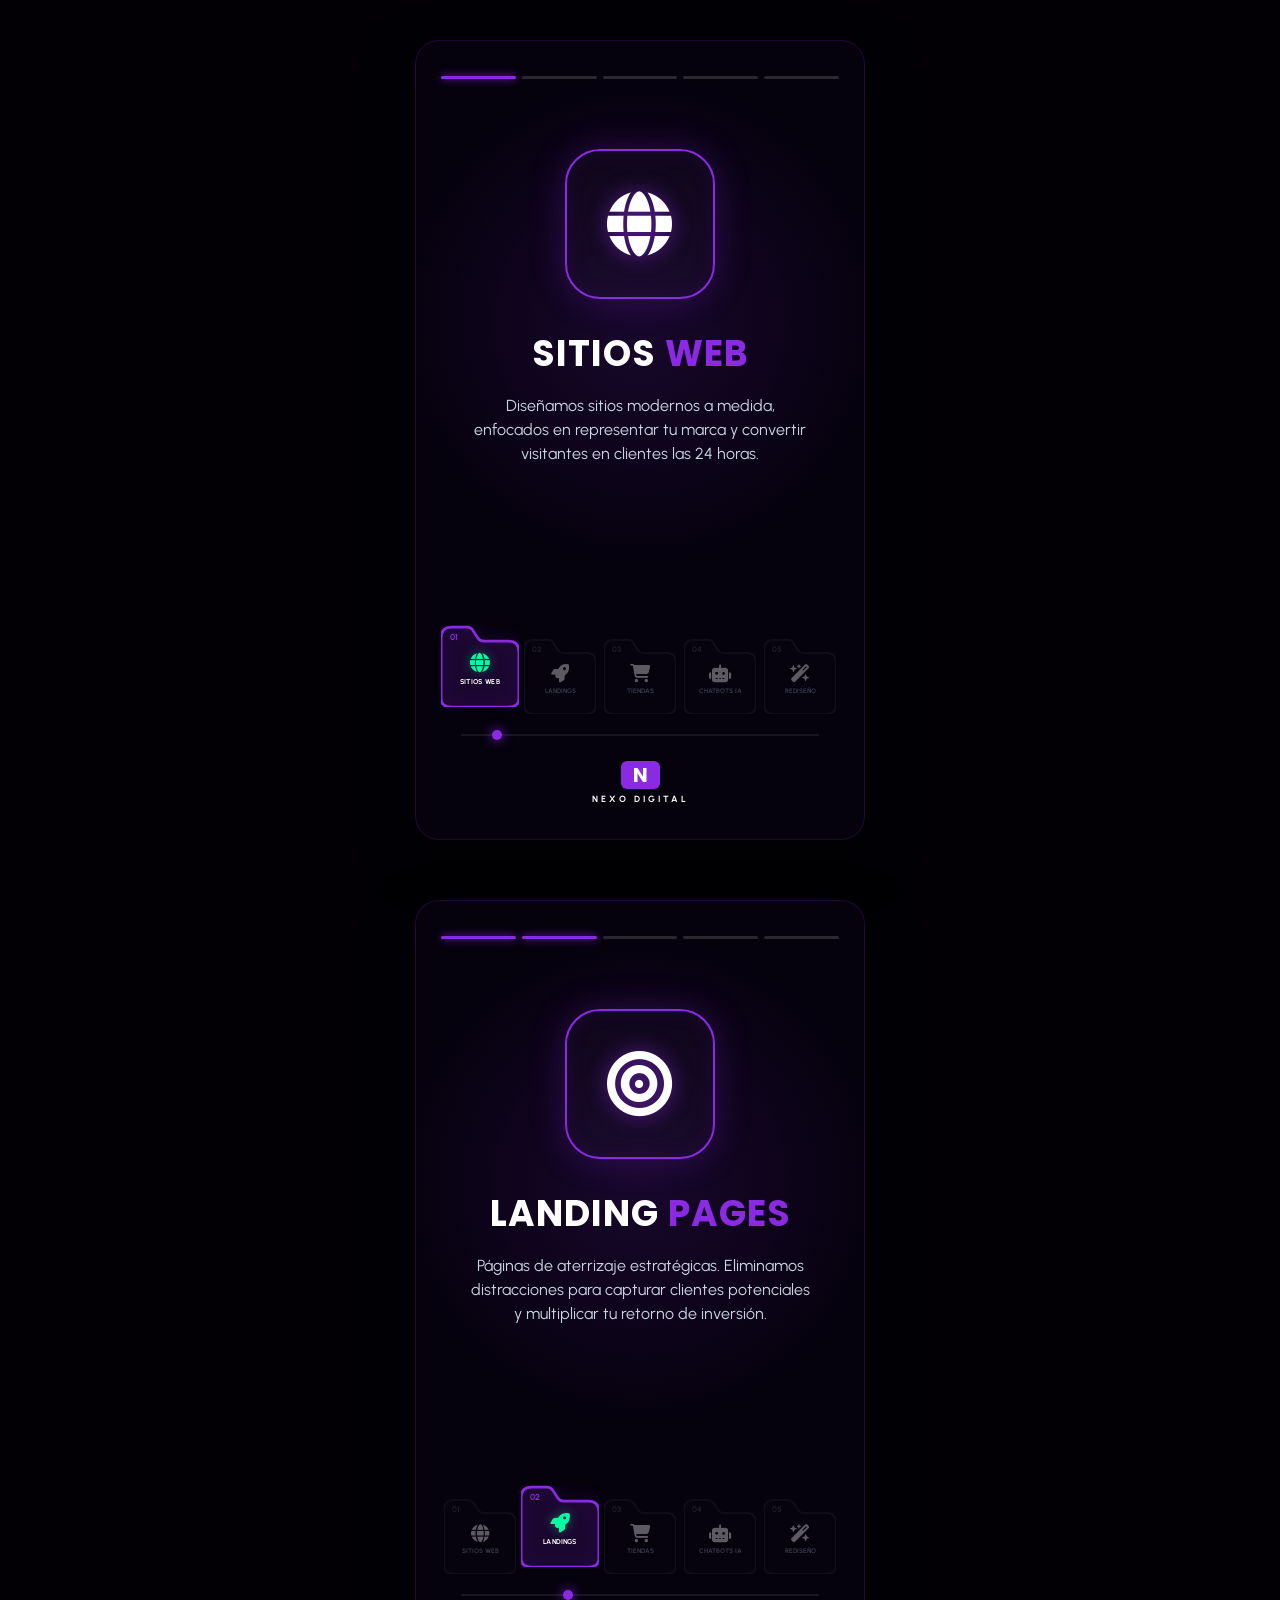
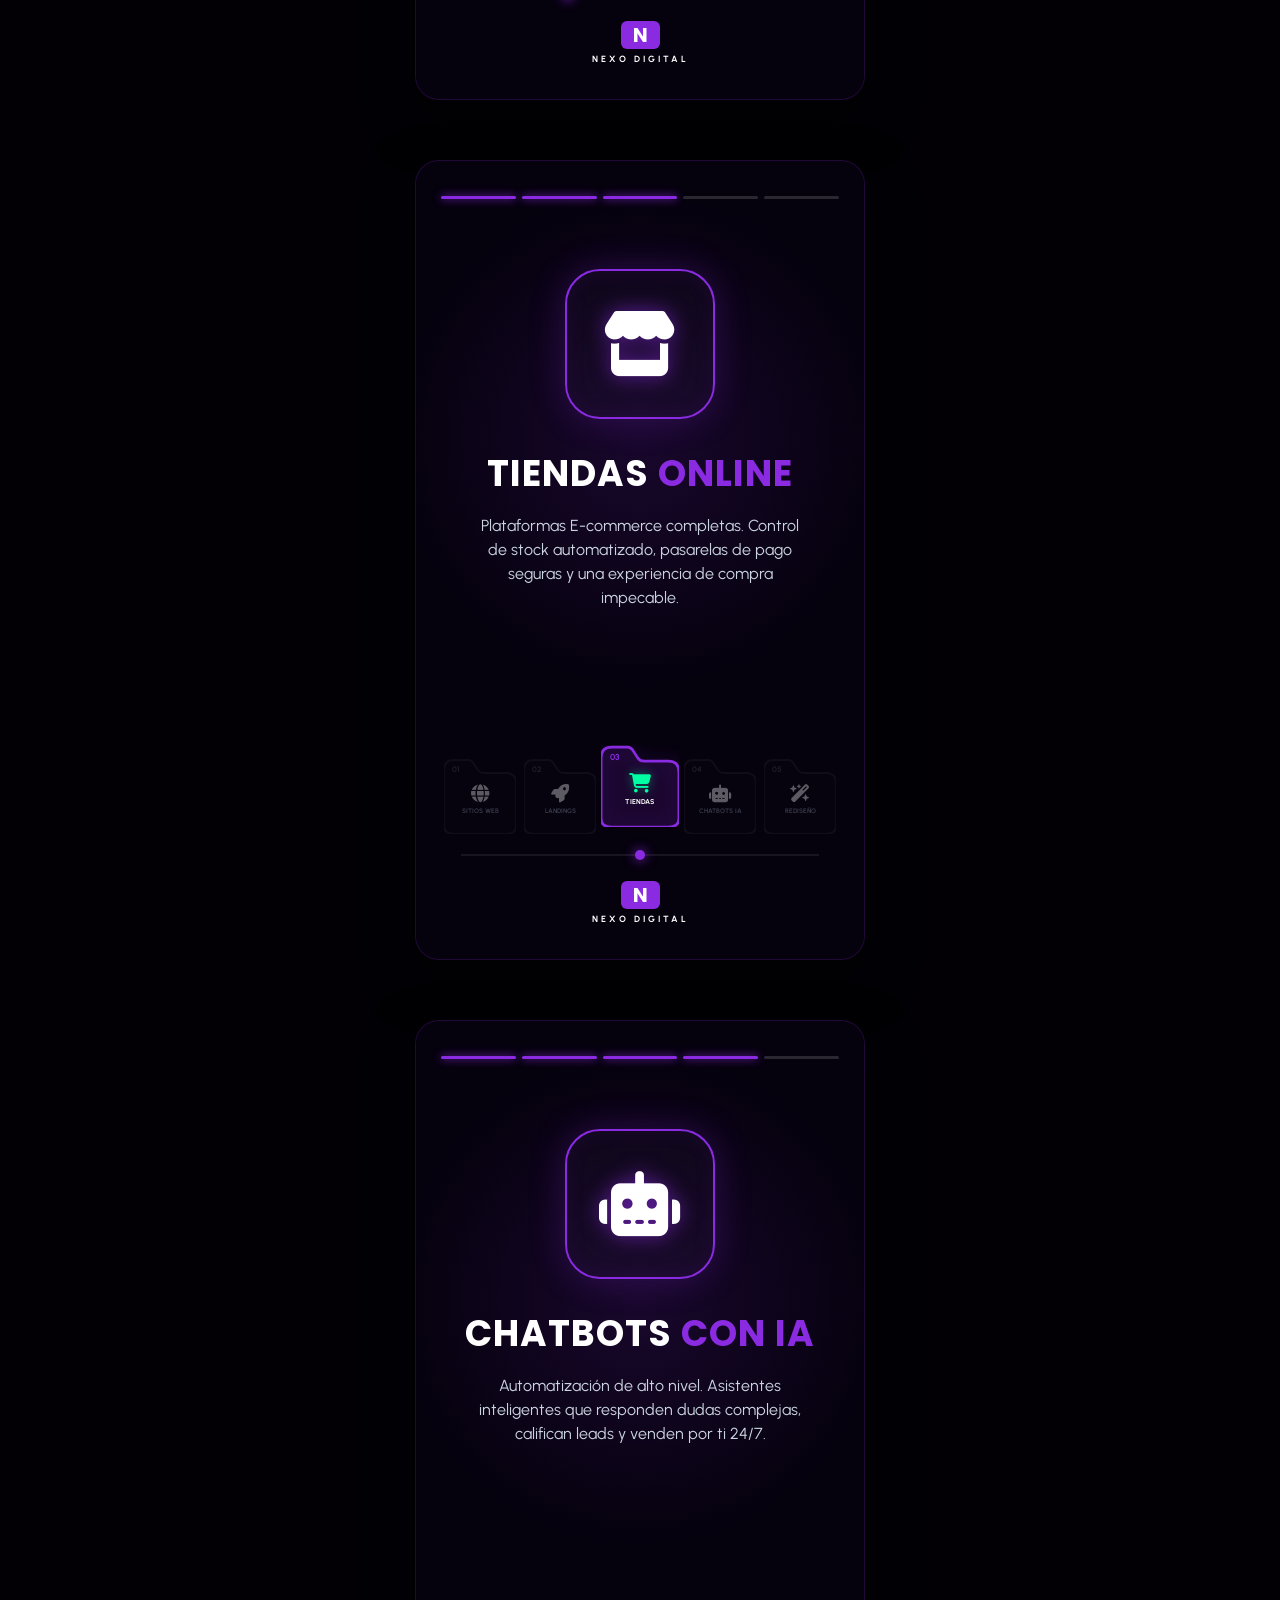
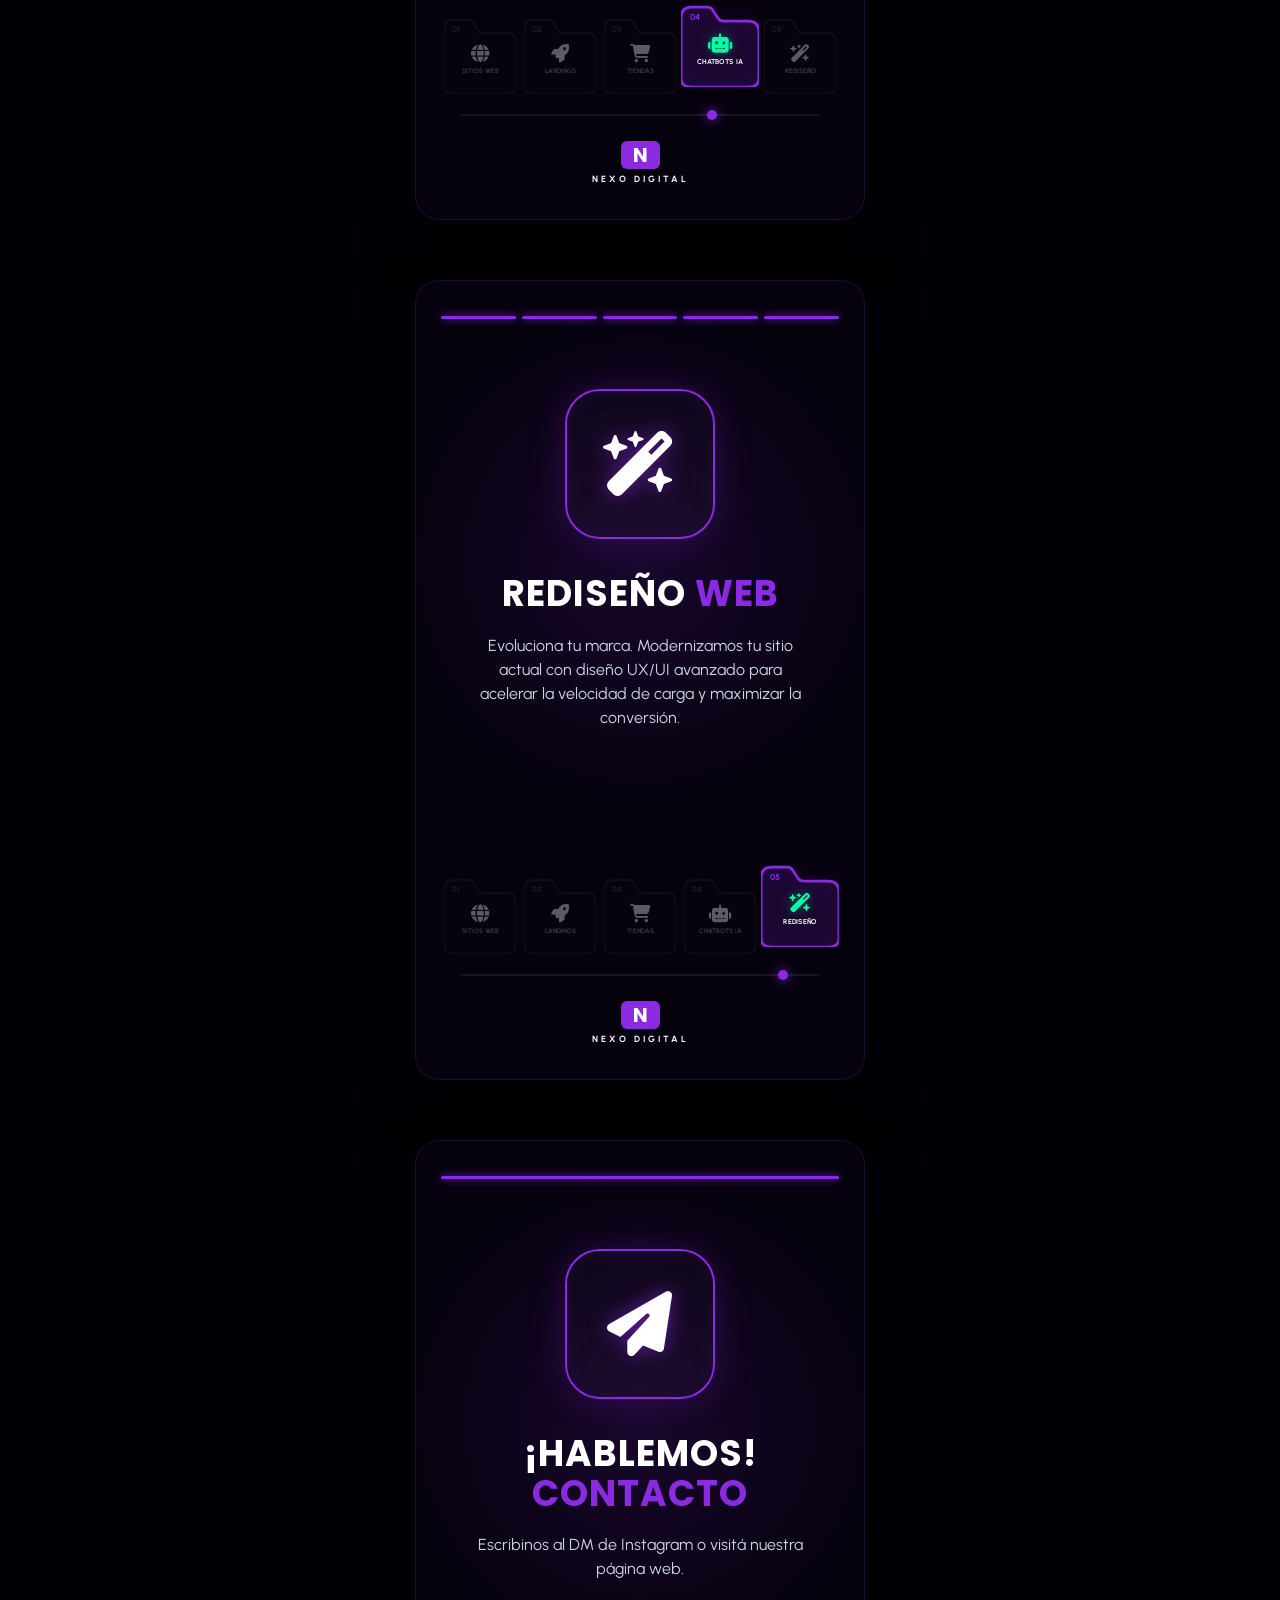
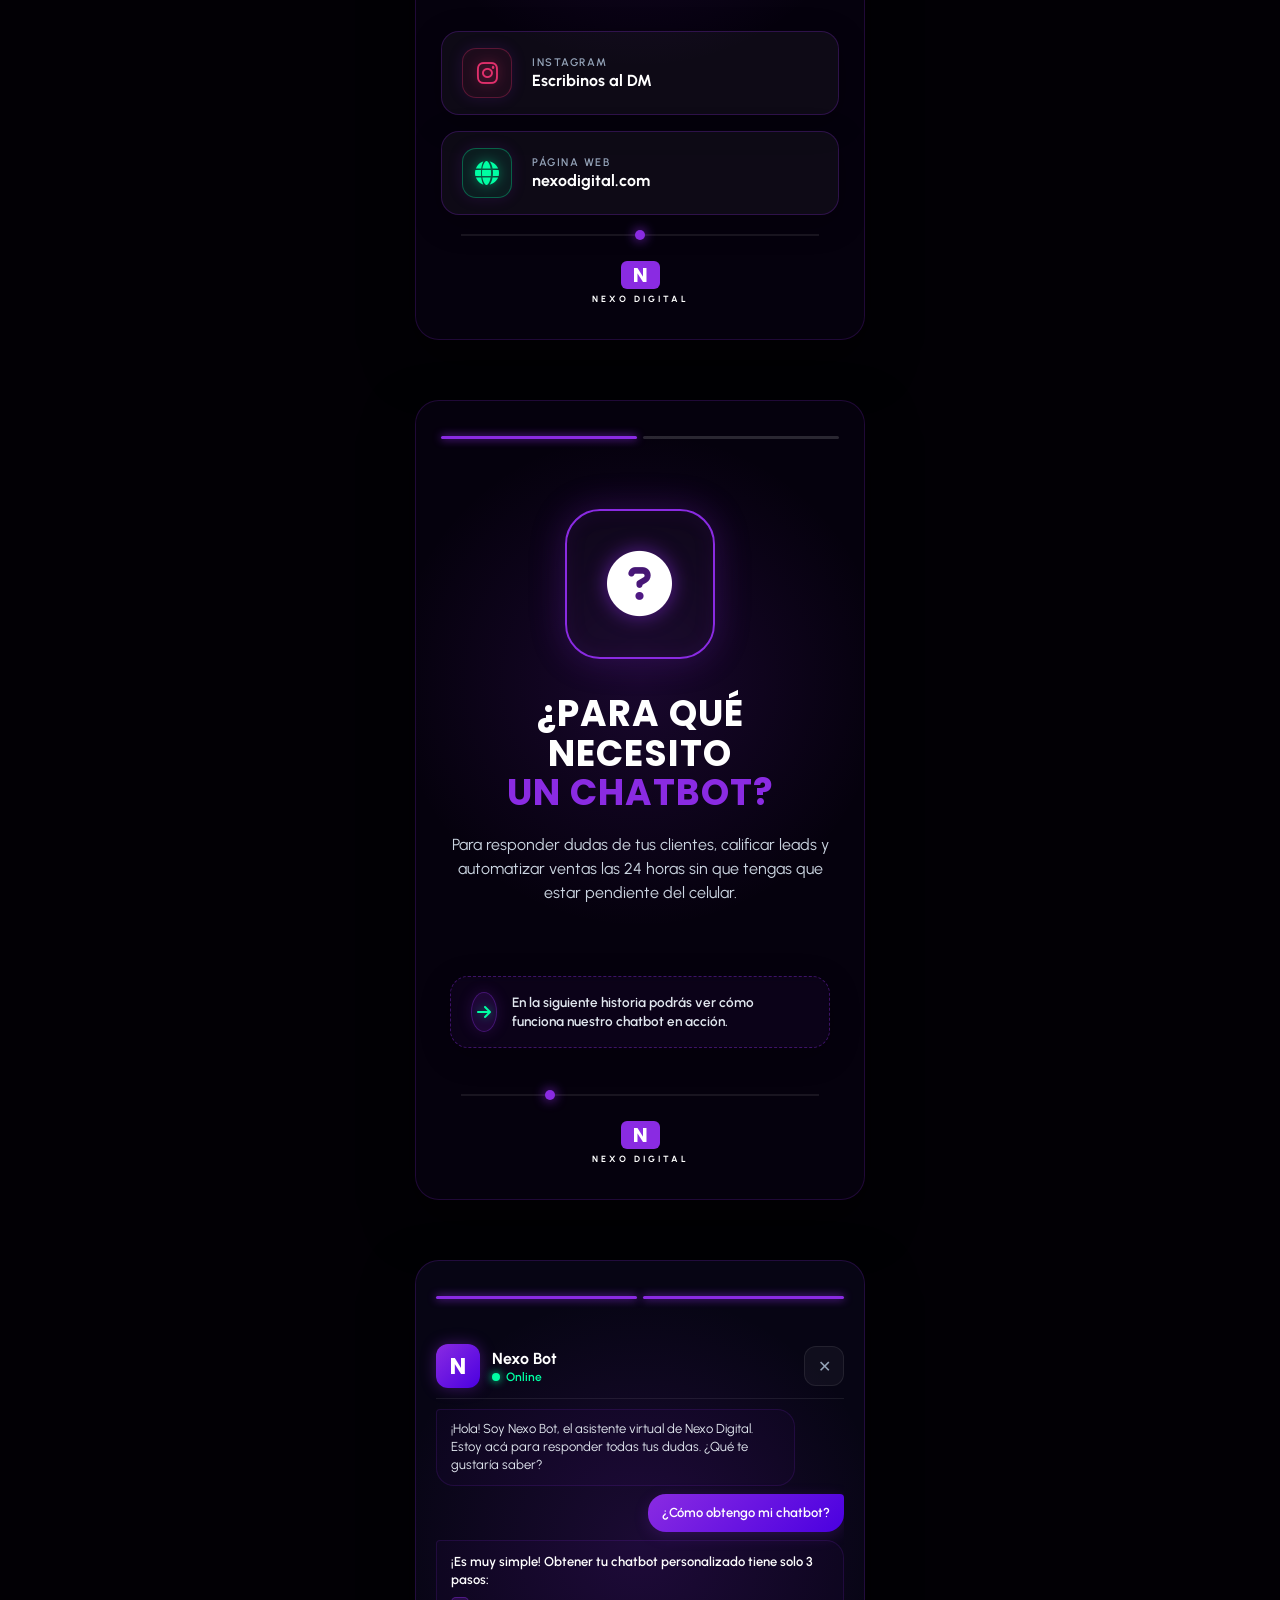
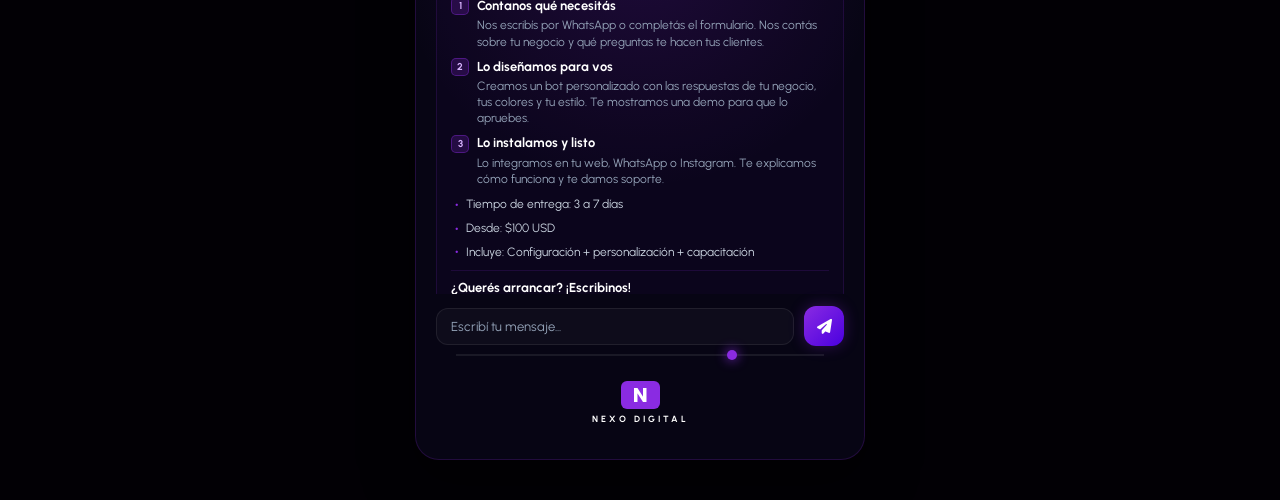
<file: historias.html>
<!DOCTYPE html>
<html lang="es">
<head>
    <meta charset="UTF-8">
    <meta name="viewport" content="width=device-width, initial-scale=1.0">
    <title>Nexo Digital - Historias de Instagram</title>
    <link rel="preconnect" href="https://fonts.googleapis.com">
    <link rel="preconnect" href="https://fonts.gstatic.com" crossorigin>
    <link href="https://fonts.googleapis.com/css2?family=Urbanist:wght@300;400;600;700&family=Poppins:wght@700&display=swap" rel="stylesheet">
    <link rel="stylesheet" href="https://cdnjs.cloudflare.com/ajax/libs/font-awesome/6.5.1/css/all.min.css">
    <link rel="icon" type="image/png" href="assets/favicon.png">
    <style>
        * { box-sizing: border-box; margin: 0; padding: 0; }
        
        body {
            background-color: #020005;
            display: flex;
            flex-direction: column;
            align-items: center;
            gap: 60px;
            padding: 40px 0;
            font-family: 'Urbanist', sans-serif;
        }

        .story-card {
            width: 450px;
            height: 800px;
            background-color: #05010d;
            position: relative;
            overflow: hidden;
            display: flex;
            flex-direction: column;
            align-items: center;
            padding: 35px 25px;
            border: 1px solid rgba(138, 43, 226, 0.2);
            border-radius: 24px;
            box-shadow: 0 20px 50px rgba(0,0,0,0.5);
        }

        .story-card::before {
            content: '';
            position: absolute;
            top: 35%;
            left: 50%;
            transform: translate(-50%, -50%);
            width: 500px;
            height: 500px;
            background: radial-gradient(circle, rgba(138, 43, 226, 0.15) 0%, transparent 70%);
            z-index: 0;
            pointer-events: none;
        }

        .content-wrap {
            position: relative;
            z-index: 1;
            width: 100%;
            height: 100%;
            display: flex;
            flex-direction: column;
            align-items: center;
        }

        .instagram-progress {
            display: flex;
            gap: 6px;
            width: 100%;
            margin-bottom: 45px;
        }
        .segment {
            flex: 1;
            height: 3px;
            background: rgba(255, 255, 255, 0.15);
            border-radius: 2px;
        }
        .segment.filled {
            background: #8A2BE2;
            box-shadow: 0 0 8px #8A2BE2;
        }

        .neon-graphic {
            width: 150px;
            height: 150px;
            background: rgba(255, 255, 255, 0.02);
            border: 2px solid #8A2BE2;
            border-radius: 35px;
            display: flex;
            align-items: center;
            justify-content: center;
            margin-top: 25px;
            margin-bottom: 35px;
            box-shadow: 0 0 35px rgba(138, 43, 226, 0.25), inset 0 0 20px rgba(138, 43, 226, 0.1);
            backdrop-filter: blur(5px);
        }
        .neon-graphic i {
            font-size: 65px;
            color: #ffffff;
            text-shadow: 0 0 20px rgba(138, 43, 226, 0.6);
        }

        .header-title {
            font-family: 'Poppins', sans-serif;
            font-size: 36px;
            color: #ffffff;
            text-transform: uppercase;
            line-height: 1.1;
            margin-bottom: 20px;
            text-align: center;
            letter-spacing: 1px;
        }
        .header-title span { color: #8A2BE2; }
        
        .body-text {
            font-size: 16px;
            color: #cbd5e1;
            text-align: center;
            line-height: 1.5;
            max-width: 340px;
            margin-bottom: auto;
        }

        .bottom-navigation {
            display: flex;
            gap: 8px;
            width: 100%;
            justify-content: center;
            margin-bottom: 20px;
        }

        .folder-tab {
            width: 72px;
            height: 76px;
            position: relative;
            display: flex;
            flex-direction: column;
            align-items: center;
            justify-content: center;
            opacity: 0.35;
            transition: all 0.3s ease;
        }

        .folder-tab svg.folder-svg {
            position: absolute;
            top: 0; left: 0;
            width: 100%; height: 100%;
            z-index: -1;
        }

        .folder-tab .folder-svg path {
            fill: rgba(255, 255, 255, 0.01);
            stroke: rgba(255, 255, 255, 0.12);
            stroke-width: 2;
        }

        .tab-inner {
            display: flex;
            flex-direction: column;
            align-items: center;
            gap: 4px;
            margin-top: 8px;
        }

        .tab-num { position: absolute; top: 6px; left: 8px; font-size: 8px; font-weight: 700; color: rgba(255,255,255,0.3); }
        .folder-tab i { font-size: 18px; color: #ffffff; }
        .tab-text { font-size: 6.5px; font-weight: 700; text-transform: uppercase; text-align: center; color: #94a3b8; white-space: nowrap; }

        .folder-tab.active-tab {
            opacity: 1;
            transform: translateY(-10px) scale(1.08);
        }
        .folder-tab.active-tab .folder-svg path {
            fill: rgba(138, 43, 226, 0.12);
            stroke: #8A2BE2;
            stroke-width: 2.5;
            filter: drop-shadow(0 0 8px rgba(138, 43, 226, 0.4));
        }
        .folder-tab.active-tab .tab-num { color: #8A2BE2; }
        .folder-tab.active-tab i { color: #00FFA3; text-shadow: 0 0 10px rgba(0, 255, 163, 0.4); }
        .folder-tab.active-tab .tab-text { color: #ffffff; }

        .indicator-line {
            width: 90%;
            height: 2px;
            background: rgba(255,255,255,0.08);
            margin: 0 auto 25px;
            position: relative;
        }
        .indicator-dot {
            width: 10px;
            height: 10px;
            background: #8A2BE2;
            border-radius: 50%;
            position: absolute;
            top: 50%;
            transform: translate(-50%, -50%);
            box-shadow: 0 0 12px #8A2BE2;
        }

        .brand-footer {
            display: flex;
            flex-direction: column;
            align-items: center;
            gap: 4px;
        }
        .square-logo {
            background: #8A2BE2;
            color: white;
            font-family: 'Poppins';
            font-size: 20px;
            font-weight: 700;
            padding: 2px 12px;
            border-radius: 6px;
            line-height: 1.2;
        }
        .footer-text { font-size: 9px; letter-spacing: 3px; font-weight: 700; color: #ffffff; }

        /* ESTILOS DE CONTACTO */
        .contact-stack {
            display: flex;
            flex-direction: column;
            gap: 16px;
            width: 100%;
            margin-bottom: auto;
            margin-top: 30px;
        }
        .contact-item {
            display: flex;
            align-items: center;
            gap: 20px;
            background: rgba(255, 255, 255, 0.04);
            border: 1px solid rgba(138, 43, 226, 0.25);
            border-radius: 18px;
            padding: 16px 20px;
            width: 100%;
            box-shadow: 0 8px 32px rgba(0, 0, 0, 0.24);
        }
        .contact-item-icon {
            width: 50px;
            height: 50px;
            border-radius: 14px;
            background: rgba(138, 43, 226, 0.12);
            border: 1px solid rgba(138, 43, 226, 0.35);
            display: flex;
            align-items: center;
            justify-content: center;
            font-size: 24px;
            box-shadow: 0 0 15px rgba(138, 43, 226, 0.15);
        }
        .contact-item-icon.instagram {
            color: #E1306C;
            text-shadow: 0 0 12px rgba(225, 48, 108, 0.5);
            border-color: rgba(225, 48, 108, 0.3);
            background: rgba(225, 48, 108, 0.08);
        }
        .contact-item-icon.web {
            color: #00FFA3;
            text-shadow: 0 0 12px rgba(0, 255, 163, 0.5);
            border-color: rgba(0, 255, 163, 0.3);
            background: rgba(0, 255, 163, 0.08);
        }
        .contact-item-content {
            display: flex;
            flex-direction: column;
            align-items: flex-start;
            flex: 1;
        }
        .contact-item-label {
            font-size: 11px;
            font-weight: 600;
            color: #94a3b8;
            text-transform: uppercase;
            letter-spacing: 1.5px;
        }
        .contact-item-value {
            font-size: 16px;
            font-weight: 700;
            color: #ffffff;
            margin-top: 2px;
        }

        /* ESTILOS DE CHATBOT DEMO */
        .story-card.chatbot-card {
            background-color: #070514;
            padding: 35px 20px; /* Aligned vertically to 35px to prevent story navigation jumps */
            display: flex;
            flex-direction: column;
        }
        .chatbot-header {
            width: 100%;
            display: flex;
            align-items: center;
            justify-content: space-between;
            border-bottom: 1px solid rgba(255, 255, 255, 0.08);
            padding-bottom: 10px; /* Compacted */
            margin-bottom: 10px; /* Compacted */
        }
        .chatbot-header-info {
            display: flex;
            align-items: center;
            gap: 12px;
        }
        .chatbot-avatar {
            width: 44px;
            height: 44px;
            border-radius: 12px;
            background: linear-gradient(135deg, #8A2BE2, #4A00E0); /* Cohesive Nexo gradient */
            display: flex;
            align-items: center;
            justify-content: center;
            font-family: 'Poppins', sans-serif;
            font-size: 22px;
            font-weight: 700;
            color: #ffffff;
            box-shadow: 0 0 15px rgba(138, 43, 226, 0.4);
        }
        .chatbot-header-text {
            display: flex;
            flex-direction: column;
            align-items: flex-start;
        }
        .chatbot-name {
            font-size: 16px;
            font-weight: 700;
            color: #ffffff;
        }
        .chatbot-status {
            font-size: 12px;
            color: #00FFA3; /* Teal online indicator */
            display: flex;
            align-items: center;
            gap: 6px;
            font-weight: 600;
            margin-top: 2px;
        }
        .chatbot-status::before {
            content: '';
            width: 8px;
            height: 8px;
            background-color: #00FFA3;
            border-radius: 50%;
            display: inline-block;
            box-shadow: 0 0 8px #00FFA3;
        }
        .chatbot-close-btn {
            width: 40px;
            height: 40px;
            border-radius: 12px;
            background: rgba(255, 255, 255, 0.04);
            border: 1px solid rgba(255, 255, 255, 0.08);
            display: flex;
            align-items: center;
            justify-content: center;
            color: #94a3b8;
            font-size: 16px;
        }
        
        .chatbot-body {
            width: 100%;
            display: flex;
            flex-direction: column;
            gap: 8px; /* Reduced gap */
            flex: 1;
            overflow: hidden;
            margin-bottom: 12px;
        }
        
        .chat-bubble {
            max-width: 88%;
            border-radius: 18px;
            padding: 10px 14px; /* Compact padding */
            font-size: 13px; /* Slightly smaller for fitting text */
            line-height: 1.4;
        }
        
        .chat-bubble.bot {
            background: rgba(138, 43, 226, 0.04); /* Dark violet background */
            border: 1px solid rgba(138, 43, 226, 0.15); /* Purple border */
            color: #e2e8f0;
            align-self: flex-start;
            border-top-left-radius: 4px;
        }
        
        .chat-bubble.user {
            background: linear-gradient(135deg, #8A2BE2, #4A00E0); /* Signature Nexo gradient */
            color: #ffffff;
            align-self: flex-end;
            border-top-right-radius: 4px;
            font-weight: 600;
            box-shadow: 0 4px 15px rgba(138, 43, 226, 0.2);
        }
        
        .chat-bubble.bot-large {
            max-width: 100%;
            background: rgba(138, 43, 226, 0.04);
            border: 1px solid rgba(138, 43, 226, 0.15);
            color: #e2e8f0;
            align-self: flex-start;
            border-top-left-radius: 4px;
            padding: 12px 14px;
        }
        
        .chat-bubble-intro {
            font-weight: 600;
            color: #ffffff;
            margin-bottom: 8px;
        }
        
        .chat-step {
            display: flex;
            flex-direction: column;
            gap: 2px;
            margin-bottom: 8px;
        }
        .chat-step-header {
            display: flex;
            align-items: center;
            gap: 8px;
            font-weight: 700;
            color: #ffffff;
        }
        .chat-step-num {
            width: 18px;
            height: 18px;
            background: rgba(138, 43, 226, 0.2);
            border: 1px solid rgba(138, 43, 226, 0.4);
            border-radius: 5px;
            display: flex;
            align-items: center;
            justify-content: center;
            font-size: 10px;
            font-weight: 700;
            color: #d8b4fe;
        }
        .chat-step-body {
            font-size: 12px;
            color: #94a3b8;
            padding-left: 26px;
            line-height: 1.35;
        }
        
        .chat-bullets {
            display: flex;
            flex-direction: column;
            gap: 4px;
            margin-top: 6px;
            margin-bottom: 8px;
            padding-left: 4px;
        }
        .chat-bullet {
            display: flex;
            align-items: center;
            gap: 8px;
            font-size: 12px;
            color: #cbd5e1;
        }
        .chat-bullet::before {
            content: '•';
            color: #8A2BE2;
            font-size: 14px;
            font-weight: bold;
        }
        
        .chat-cta {
            font-weight: 700;
            color: #ffffff;
            border-top: 1px solid rgba(138, 43, 226, 0.15);
            padding-top: 8px;
            margin-top: 8px;
        }
        
        .chatbot-input-bar {
            width: 100%;
            display: flex;
            gap: 10px;
            align-items: center;
            margin-bottom: 8px;
        }
        .chatbot-input-field {
            flex: 1;
            background: rgba(255, 255, 255, 0.03);
            border: 1px solid rgba(255, 255, 255, 0.08);
            border-radius: 12px;
            padding: 10px 14px;
            color: #94a3b8;
            font-size: 13px;
            text-align: left;
        }
        .chatbot-send-btn {
            width: 40px;
            height: 40px;
            border-radius: 12px;
            background: linear-gradient(135deg, #8A2BE2, #4A00E0);
            display: flex;
            align-items: center;
            justify-content: center;
            color: #ffffff;
            font-size: 15px;
            box-shadow: 0 0 15px rgba(138, 43, 226, 0.3);
        }
        
        /* ESTILOS DE INDICACIÓN DEL CHATBOT INTRO */
        .chatbot-hint-box {
            display: flex;
            align-items: center;
            gap: 15px;
            background: rgba(138, 43, 226, 0.05);
            border: 1px dashed rgba(138, 43, 226, 0.4);
            border-radius: 18px;
            padding: 15px 20px;
            width: 100%;
            max-width: 380px;
            margin-top: 25px;
            margin-bottom: auto;
            box-shadow: 0 8px 32px rgba(0, 0, 0, 0.2);
            backdrop-filter: blur(5px);
        }
        .hint-icon-wrap {
            width: 40px;
            height: 40px;
            border-radius: 50%;
            background: rgba(138, 43, 226, 0.15);
            border: 1px solid rgba(138, 43, 226, 0.35);
            display: flex;
            align-items: center;
            justify-content: center;
            font-size: 16px;
            color: #00FFA3;
            text-shadow: 0 0 10px rgba(0, 255, 163, 0.5);
            box-shadow: 0 0 15px rgba(138, 43, 226, 0.2);
            animation: pulse-arrow 1.5s infinite alternate;
        }
        .hint-text {
            font-size: 13.5px;
            font-weight: 600;
            color: #e2e8f0;
            line-height: 1.4;
            text-align: left;
        }
        @keyframes pulse-arrow {
            0% { transform: scale(1); box-shadow: 0 0 10px rgba(0, 255, 163, 0.2); }
            100% { transform: scale(1.1); box-shadow: 0 0 18px rgba(0, 255, 163, 0.5); }
        }
    </style>
</head>
<body>

<div class="story-card">
    <div class="content-wrap">
        <div class="instagram-progress">
            <div class="segment filled"></div><div class="segment"></div><div class="segment"></div><div class="segment"></div><div class="segment"></div>
        </div>
        <div class="neon-graphic"><i class="fa-solid fa-globe"></i></div>
        <h2 class="header-title">SITIOS <span>WEB</span></h2>
        <p class="body-text">Diseñamos sitios modernos a medida, enfocados en representar tu marca y convertir visitantes en clientes las 24 horas.</p>
        <div class="bottom-navigation">
            <div class="folder-tab active-tab">
                <svg class="folder-svg" viewBox="0 0 72 76" preserveAspectRatio="none"><path d="M0,12 Q0,2 10,2 L24,2 Q28,2 30,6 L34,12 Q36,15 40,15 L62,15 Q72,15 72,25 L72,68 Q72,76 62,76 L10,76 Q0,76 0,68 Z"/></svg>
                <div class="tab-num">01</div>
                <div class="tab-inner"><i class="fa-solid fa-globe"></i><div class="tab-text">SITIOS WEB</div></div>
            </div>
            <div class="folder-tab">
                <svg class="folder-svg" viewBox="0 0 72 76" preserveAspectRatio="none"><path d="M0,12 Q0,2 10,2 L24,2 Q28,2 30,6 L34,12 Q36,15 40,15 L62,15 Q72,15 72,25 L72,68 Q72,76 62,76 L10,76 Q0,76 0,68 Z"/></svg>
                <div class="tab-num">02</div>
                <div class="tab-inner"><i class="fa-solid fa-rocket"></i><div class="tab-text">LANDINGS</div></div>
            </div>
            <div class="folder-tab">
                <svg class="folder-svg" viewBox="0 0 72 76" preserveAspectRatio="none"><path d="M0,12 Q0,2 10,2 L24,2 Q28,2 30,6 L34,12 Q36,15 40,15 L62,15 Q72,15 72,25 L72,68 Q72,76 62,76 L10,76 Q0,76 0,68 Z"/></svg>
                <div class="tab-num">03</div>
                <div class="tab-inner"><i class="fa-solid fa-cart-shopping"></i><div class="tab-text">TIENDAS</div></div>
            </div>
            <div class="folder-tab">
                <svg class="folder-svg" viewBox="0 0 72 76" preserveAspectRatio="none"><path d="M0,12 Q0,2 10,2 L24,2 Q28,2 30,6 L34,12 Q36,15 40,15 L62,15 Q72,15 72,25 L72,68 Q72,76 62,76 L10,76 Q0,76 0,68 Z"/></svg>
                <div class="tab-num">04</div>
                <div class="tab-inner"><i class="fa-solid fa-robot"></i><div class="tab-text">CHATBOTS IA</div></div>
            </div>
            <div class="folder-tab">
                <svg class="folder-svg" viewBox="0 0 72 76" preserveAspectRatio="none"><path d="M0,12 Q0,2 10,2 L24,2 Q28,2 30,6 L34,12 Q36,15 40,15 L62,15 Q72,15 72,25 L72,68 Q72,76 62,76 L10,76 Q0,76 0,68 Z"/></svg>
                <div class="tab-num">05</div>
                <div class="tab-inner"><i class="fa-solid fa-wand-magic-sparkles"></i><div class="tab-text">REDISEÑO</div></div>
            </div>
        </div>
        <div class="indicator-line"><div class="indicator-dot" style="left: 10%;"></div></div>
        <div class="brand-footer"><div class="square-logo">N</div><div class="footer-text">NEXO DIGITAL</div></div>
    </div>
</div>

<div class="story-card">
    <div class="content-wrap">
        <div class="instagram-progress">
            <div class="segment filled"></div><div class="segment filled"></div><div class="segment"></div><div class="segment"></div><div class="segment"></div>
        </div>
        <div class="neon-graphic"><i class="fa-solid fa-bullseye"></i></div>
        <h2 class="header-title">LANDING <span>PAGES</span></h2>
        <p class="body-text">Páginas de aterrizaje estratégicas. Eliminamos distracciones para capturar clientes potenciales y multiplicar tu retorno de inversión.</p>
        <div class="bottom-navigation">
            <div class="folder-tab">
                <svg class="folder-svg" viewBox="0 0 72 76" preserveAspectRatio="none"><path d="M0,12 Q0,2 10,2 L24,2 Q28,2 30,6 L34,12 Q36,15 40,15 L62,15 Q72,15 72,25 L72,68 Q72,76 62,76 L10,76 Q0,76 0,68 Z"/></svg>
                <div class="tab-num">01</div>
                <div class="tab-inner"><i class="fa-solid fa-globe"></i><div class="tab-text">SITIOS WEB</div></div>
            </div>
            <div class="folder-tab active-tab">
                <svg class="folder-svg" viewBox="0 0 72 76" preserveAspectRatio="none"><path d="M0,12 Q0,2 10,2 L24,2 Q28,2 30,6 L34,12 Q36,15 40,15 L62,15 Q72,15 72,25 L72,68 Q72,76 62,76 L10,76 Q0,76 0,68 Z"/></svg>
                <div class="tab-num">02</div>
                <div class="tab-inner"><i class="fa-solid fa-rocket"></i><div class="tab-text">LANDINGS</div></div>
            </div>
            <div class="folder-tab">
                <svg class="folder-svg" viewBox="0 0 72 76" preserveAspectRatio="none"><path d="M0,12 Q0,2 10,2 L24,2 Q28,2 30,6 L34,12 Q36,15 40,15 L62,15 Q72,15 72,25 L72,68 Q72,76 62,76 L10,76 Q0,76 0,68 Z"/></svg>
                <div class="tab-num">03</div>
                <div class="tab-inner"><i class="fa-solid fa-cart-shopping"></i><div class="tab-text">TIENDAS</div></div>
            </div>
            <div class="folder-tab">
                <svg class="folder-svg" viewBox="0 0 72 76" preserveAspectRatio="none"><path d="M0,12 Q0,2 10,2 L24,2 Q28,2 30,6 L34,12 Q36,15 40,15 L62,15 Q72,15 72,25 L72,68 Q72,76 62,76 L10,76 Q0,76 0,68 Z"/></svg>
                <div class="tab-num">04</div>
                <div class="tab-inner"><i class="fa-solid fa-robot"></i><div class="tab-text">CHATBOTS IA</div></div>
            </div>
            <div class="folder-tab">
                <svg class="folder-svg" viewBox="0 0 72 76" preserveAspectRatio="none"><path d="M0,12 Q0,2 10,2 L24,2 Q28,2 30,6 L34,12 Q36,15 40,15 L62,15 Q72,15 72,25 L72,68 Q72,76 62,76 L10,76 Q0,76 0,68 Z"/></svg>
                <div class="tab-num">05</div>
                <div class="tab-inner"><i class="fa-solid fa-wand-magic-sparkles"></i><div class="tab-text">REDISEÑO</div></div>
            </div>
        </div>
        <div class="indicator-line"><div class="indicator-dot" style="left: 30%;"></div></div>
        <div class="brand-footer"><div class="square-logo">N</div><div class="footer-text">NEXO DIGITAL</div></div>
    </div>
</div>

<div class="story-card">
    <div class="content-wrap">
        <div class="instagram-progress">
            <div class="segment filled"></div><div class="segment filled"></div><div class="segment filled"></div><div class="segment"></div><div class="segment"></div>
        </div>
        <div class="neon-graphic"><i class="fa-solid fa-store"></i></div>
        <h2 class="header-title">TIENDAS <span>ONLINE</span></h2>
        <p class="body-text">Plataformas E-commerce completas. Control de stock automatizado, pasarelas de pago seguras y una experiencia de compra impecable.</p>
        <div class="bottom-navigation">
            <div class="folder-tab">
                <svg class="folder-svg" viewBox="0 0 72 76" preserveAspectRatio="none"><path d="M0,12 Q0,2 10,2 L24,2 Q28,2 30,6 L34,12 Q36,15 40,15 L62,15 Q72,15 72,25 L72,68 Q72,76 62,76 L10,76 Q0,76 0,68 Z"/></svg>
                <div class="tab-num">01</div>
                <div class="tab-inner"><i class="fa-solid fa-globe"></i><div class="tab-text">SITIOS WEB</div></div>
            </div>
            <div class="folder-tab">
                <svg class="folder-svg" viewBox="0 0 72 76" preserveAspectRatio="none"><path d="M0,12 Q0,2 10,2 L24,2 Q28,2 30,6 L34,12 Q36,15 40,15 L62,15 Q72,15 72,25 L72,68 Q72,76 62,76 L10,76 Q0,76 0,68 Z"/></svg>
                <div class="tab-num">02</div>
                <div class="tab-inner"><i class="fa-solid fa-rocket"></i><div class="tab-text">LANDINGS</div></div>
            </div>
            <div class="folder-tab active-tab">
                <svg class="folder-svg" viewBox="0 0 72 76" preserveAspectRatio="none"><path d="M0,12 Q0,2 10,2 L24,2 Q28,2 30,6 L34,12 Q36,15 40,15 L62,15 Q72,15 72,25 L72,68 Q72,76 62,76 L10,76 Q0,76 0,68 Z"/></svg>
                <div class="tab-num">03</div>
                <div class="tab-inner"><i class="fa-solid fa-cart-shopping"></i><div class="tab-text">TIENDAS</div></div>
            </div>
            <div class="folder-tab">
                <svg class="folder-svg" viewBox="0 0 72 76" preserveAspectRatio="none"><path d="M0,12 Q0,2 10,2 L24,2 Q28,2 30,6 L34,12 Q36,15 40,15 L62,15 Q72,15 72,25 L72,68 Q72,76 62,76 L10,76 Q0,76 0,68 Z"/></svg>
                <div class="tab-num">04</div>
                <div class="tab-inner"><i class="fa-solid fa-robot"></i><div class="tab-text">CHATBOTS IA</div></div>
            </div>
            <div class="folder-tab">
                <svg class="folder-svg" viewBox="0 0 72 76" preserveAspectRatio="none"><path d="M0,12 Q0,2 10,2 L24,2 Q28,2 30,6 L34,12 Q36,15 40,15 L62,15 Q72,15 72,25 L72,68 Q72,76 62,76 L10,76 Q0,76 0,68 Z"/></svg>
                <div class="tab-num">05</div>
                <div class="tab-inner"><i class="fa-solid fa-wand-magic-sparkles"></i><div class="tab-text">REDISEÑO</div></div>
            </div>
        </div>
        <div class="indicator-line"><div class="indicator-dot" style="left: 50%;"></div></div>
        <div class="brand-footer"><div class="square-logo">N</div><div class="footer-text">NEXO DIGITAL</div></div>
    </div>
</div>

<div class="story-card">
    <div class="content-wrap">
        <div class="instagram-progress">
            <div class="segment filled"></div><div class="segment filled"></div><div class="segment filled"></div><div class="segment filled"></div><div class="segment"></div>
        </div>
        <div class="neon-graphic"><i class="fa-solid fa-robot"></i></div>
        <h2 class="header-title">CHATBOTS <span>CON IA</span></h2>
        <p class="body-text">Automatización de alto nivel. Asistentes inteligentes que responden dudas complejas, califican leads y venden por ti 24/7.</p>
        <div class="bottom-navigation">
            <div class="folder-tab">
                <svg class="folder-svg" viewBox="0 0 72 76" preserveAspectRatio="none"><path d="M0,12 Q0,2 10,2 L24,2 Q28,2 30,6 L34,12 Q36,15 40,15 L62,15 Q72,15 72,25 L72,68 Q72,76 62,76 L10,76 Q0,76 0,68 Z"/></svg>
                <div class="tab-num">01</div>
                <div class="tab-inner"><i class="fa-solid fa-globe"></i><div class="tab-text">SITIOS WEB</div></div>
            </div>
            <div class="folder-tab">
                <svg class="folder-svg" viewBox="0 0 72 76" preserveAspectRatio="none"><path d="M0,12 Q0,2 10,2 L24,2 Q28,2 30,6 L34,12 Q36,15 40,15 L62,15 Q72,15 72,25 L72,68 Q72,76 62,76 L10,76 Q0,76 0,68 Z"/></svg>
                <div class="tab-num">02</div>
                <div class="tab-inner"><i class="fa-solid fa-rocket"></i><div class="tab-text">LANDINGS</div></div>
            </div>
            <div class="folder-tab">
                <svg class="folder-svg" viewBox="0 0 72 76" preserveAspectRatio="none"><path d="M0,12 Q0,2 10,2 L24,2 Q28,2 30,6 L34,12 Q36,15 40,15 L62,15 Q72,15 72,25 L72,68 Q72,76 62,76 L10,76 Q0,76 0,68 Z"/></svg>
                <div class="tab-num">03</div>
                <div class="tab-inner"><i class="fa-solid fa-cart-shopping"></i><div class="tab-text">TIENDAS</div></div>
            </div>
            <div class="folder-tab active-tab">
                <svg class="folder-svg" viewBox="0 0 72 76" preserveAspectRatio="none"><path d="M0,12 Q0,2 10,2 L24,2 Q28,2 30,6 L34,12 Q36,15 40,15 L62,15 Q72,15 72,25 L72,68 Q72,76 62,76 L10,76 Q0,76 0,68 Z"/></svg>
                <div class="tab-num">04</div>
                <div class="tab-inner"><i class="fa-solid fa-robot"></i><div class="tab-text">CHATBOTS IA</div></div>
            </div>
            <div class="folder-tab">
                <svg class="folder-svg" viewBox="0 0 72 76" preserveAspectRatio="none"><path d="M0,12 Q0,2 10,2 L24,2 Q28,2 30,6 L34,12 Q36,15 40,15 L62,15 Q72,15 72,25 L72,68 Q72,76 62,76 L10,76 Q0,76 0,68 Z"/></svg>
                <div class="tab-num">05</div>
                <div class="tab-inner"><i class="fa-solid fa-wand-magic-sparkles"></i><div class="tab-text">REDISEÑO</div></div>
            </div>
        </div>
        <div class="indicator-line"><div class="indicator-dot" style="left: 70%;"></div></div>
        <div class="brand-footer"><div class="square-logo">N</div><div class="footer-text">NEXO DIGITAL</div></div>
    </div>
</div>

<div class="story-card">
    <div class="content-wrap">
        <div class="instagram-progress">
            <div class="segment filled"></div><div class="segment filled"></div><div class="segment filled"></div><div class="segment filled"></div><div class="segment filled"></div>
        </div>
        <div class="neon-graphic"><i class="fa-solid fa-wand-magic-sparkles"></i></div>
        <h2 class="header-title">REDISEÑO <span>WEB</span></h2>
        <p class="body-text">Evoluciona tu marca. Modernizamos tu sitio actual con diseño UX/UI avanzado para acelerar la velocidad de carga y maximizar la conversión.</p>
        <div class="bottom-navigation">
            <div class="folder-tab">
                <svg class="folder-svg" viewBox="0 0 72 76" preserveAspectRatio="none"><path d="M0,12 Q0,2 10,2 L24,2 Q28,2 30,6 L34,12 Q36,15 40,15 L62,15 Q72,15 72,25 L72,68 Q72,76 62,76 L10,76 Q0,76 0,68 Z"/></svg>
                <div class="tab-num">01</div>
                <div class="tab-inner"><i class="fa-solid fa-globe"></i><div class="tab-text">SITIOS WEB</div></div>
            </div>
            <div class="folder-tab">
                <svg class="folder-svg" viewBox="0 0 72 76" preserveAspectRatio="none"><path d="M0,12 Q0,2 10,2 L24,2 Q28,2 30,6 L34,12 Q36,15 40,15 L62,15 Q72,15 72,25 L72,68 Q72,76 62,76 L10,76 Q0,76 0,68 Z"/></svg>
                <div class="tab-num">02</div>
                <div class="tab-inner"><i class="fa-solid fa-rocket"></i><div class="tab-text">LANDINGS</div></div>
            </div>
            <div class="folder-tab">
                <svg class="folder-svg" viewBox="0 0 72 76" preserveAspectRatio="none"><path d="M0,12 Q0,2 10,2 L24,2 Q28,2 30,6 L34,12 Q36,15 40,15 L62,15 Q72,15 72,25 L72,68 Q72,76 62,76 L10,76 Q0,76 0,68 Z"/></svg>
                <div class="tab-num">03</div>
                <div class="tab-inner"><i class="fa-solid fa-cart-shopping"></i><div class="tab-text">TIENDAS</div></div>
            </div>
            <div class="folder-tab">
                <svg class="folder-svg" viewBox="0 0 72 76" preserveAspectRatio="none"><path d="M0,12 Q0,2 10,2 L24,2 Q28,2 30,6 L34,12 Q36,15 40,15 L62,15 Q72,15 72,25 L72,68 Q72,76 62,76 L10,76 Q0,76 0,68 Z"/></svg>
                <div class="tab-num">04</div>
                <div class="tab-inner"><i class="fa-solid fa-robot"></i><div class="tab-text">CHATBOTS IA</div></div>
            </div>
            <div class="folder-tab active-tab">
                <svg class="folder-svg" viewBox="0 0 72 76" preserveAspectRatio="none"><path d="M0,12 Q0,2 10,2 L24,2 Q28,2 30,6 L34,12 Q36,15 40,15 L62,15 Q72,15 72,25 L72,68 Q72,76 62,76 L10,76 Q0,76 0,68 Z"/></svg>
                <div class="tab-num">05</div>
                <div class="tab-inner"><i class="fa-solid fa-wand-magic-sparkles"></i><div class="tab-text">REDISEÑO</div></div>
            </div>
        </div>
        <div class="indicator-line"><div class="indicator-dot" style="left: 90%;"></div></div>
        <div class="brand-footer"><div class="square-logo">N</div><div class="footer-text">NEXO DIGITAL</div></div>
    </div>
</div>

<div class="story-card">
    <div class="content-wrap">
        <div class="instagram-progress">
            <div class="segment filled"></div>
        </div>
        <div class="neon-graphic"><i class="fa-solid fa-paper-plane"></i></div>
        <h2 class="header-title">¡HABLEMOS! <span>CONTACTO</span></h2>
        <p class="body-text">Escribinos al DM de Instagram o visitá nuestra página web.</p>
        
        <div class="contact-stack">
            <div class="contact-item">
                <div class="contact-item-icon instagram"><i class="fa-brands fa-instagram"></i></div>
                <div class="contact-item-content">
                    <span class="contact-item-label">Instagram</span>
                    <span class="contact-item-value">Escribinos al DM</span>
                </div>
            </div>
            <div class="contact-item">
                <div class="contact-item-icon web"><i class="fa-solid fa-globe"></i></div>
                <div class="contact-item-content">
                    <span class="contact-item-label">Página Web</span>
                    <span class="contact-item-value">nexodigital.com</span>
                </div>
            </div>
        </div>
        
        <div class="indicator-line"><div class="indicator-dot" style="left: 50%;"></div></div>
        <div class="brand-footer"><div class="square-logo">N</div><div class="footer-text">NEXO DIGITAL</div></div>
    </div>
</div>
<div class="story-card">
    <div class="content-wrap">
        <div class="instagram-progress">
            <div class="segment filled"></div><div class="segment"></div>
        </div>
        <div class="neon-graphic"><i class="fa-solid fa-circle-question"></i></div>
        <h2 class="header-title">¿PARA QUÉ NECESITO<br><span>UN CHATBOT?</span></h2>
        <p class="body-text" style="max-width: 380px;">Para responder dudas de tus clientes, calificar leads y automatizar ventas las 24 horas sin que tengas que estar pendiente del celular.</p>
        
        <div class="chatbot-hint-box">
            <div class="hint-icon-wrap">
                <i class="fa-solid fa-arrow-right"></i>
            </div>
            <div class="hint-text">
                En la siguiente historia podrás ver cómo funciona nuestro chatbot en acción.
            </div>
        </div>
        
        <div class="indicator-line"><div class="indicator-dot" style="left: 25%;"></div></div>
        <div class="brand-footer"><div class="square-logo">N</div><div class="footer-text">NEXO DIGITAL</div></div>
    </div>
</div>

<div class="story-card chatbot-card">
    <div class="content-wrap">
        <div class="instagram-progress">
            <div class="segment filled"></div><div class="segment filled"></div>
        </div>
        
        <!-- Chatbot Header -->
        <div class="chatbot-header">
            <div class="chatbot-header-info">
                <div class="chatbot-avatar">N</div>
                <div class="chatbot-header-text">
                    <span class="chatbot-name">Nexo Bot</span>
                    <span class="chatbot-status">Online</span>
                </div>
            </div>
            <div class="chatbot-close-btn">✕</div>
        </div>
        
        <!-- Chatbot Messages -->
        <div class="chatbot-body">
            <div class="chat-bubble bot">
                ¡Hola! Soy Nexo Bot, el asistente virtual de Nexo Digital. Estoy acá para responder todas tus dudas. ¿Qué te gustaría saber?
            </div>
            
            <div class="chat-bubble user">
                ¿Cómo obtengo mi chatbot?
            </div>
            
            <div class="chat-bubble bot-large">
                <div class="chat-bubble-intro">
                    ¡Es muy simple! Obtener tu chatbot personalizado tiene solo 3 pasos:
                </div>
                
                <div class="chat-step">
                    <div class="chat-step-header">
                        <span class="chat-step-num">1</span>
                        <span>Contanos qué necesitás</span>
                    </div>
                    <div class="chat-step-body">
                        Nos escribís por WhatsApp o completás el formulario. Nos contás sobre tu negocio y qué preguntas te hacen tus clientes.
                    </div>
                </div>
                
                <div class="chat-step">
                    <div class="chat-step-header">
                        <span class="chat-step-num">2</span>
                        <span>Lo diseñamos para vos</span>
                    </div>
                    <div class="chat-step-body">
                        Creamos un bot personalizado con las respuestas de tu negocio, tus colores y tu estilo. Te mostramos una demo para que lo apruebes.
                    </div>
                </div>
                
                <div class="chat-step">
                    <div class="chat-step-header">
                        <span class="chat-step-num">3</span>
                        <span>Lo instalamos y listo</span>
                    </div>
                    <div class="chat-step-body">
                        Lo integramos en tu web, WhatsApp o Instagram. Te explicamos cómo funciona y te damos soporte.
                    </div>
                </div>
                
                <div class="chat-bullets">
                    <div class="chat-bullet">Tiempo de entrega: 3 a 7 días</div>
                    <div class="chat-bullet">Desde: $100 USD</div>
                    <div class="chat-bullet">Incluye: Configuración + personalización + capacitación</div>
                </div>
                
                <div class="chat-cta">
                    ¿Querés arrancar? ¡Escribinos!
                </div>
            </div>
        </div>
        
        <!-- Input Bar -->
        <div class="chatbot-input-bar">
            <div class="chatbot-input-field">Escribí tu mensaje...</div>
            <div class="chatbot-send-btn">
                <i class="fa-solid fa-paper-plane"></i>
            </div>
        </div>
        
        <div class="indicator-line"><div class="indicator-dot" style="left: 75%;"></div></div>
        <!-- Footer -->
        <div class="brand-footer"><div class="square-logo">N</div><div class="footer-text">NEXO DIGITAL</div></div>
    </div>
</div>

</body>
</html>
</file>
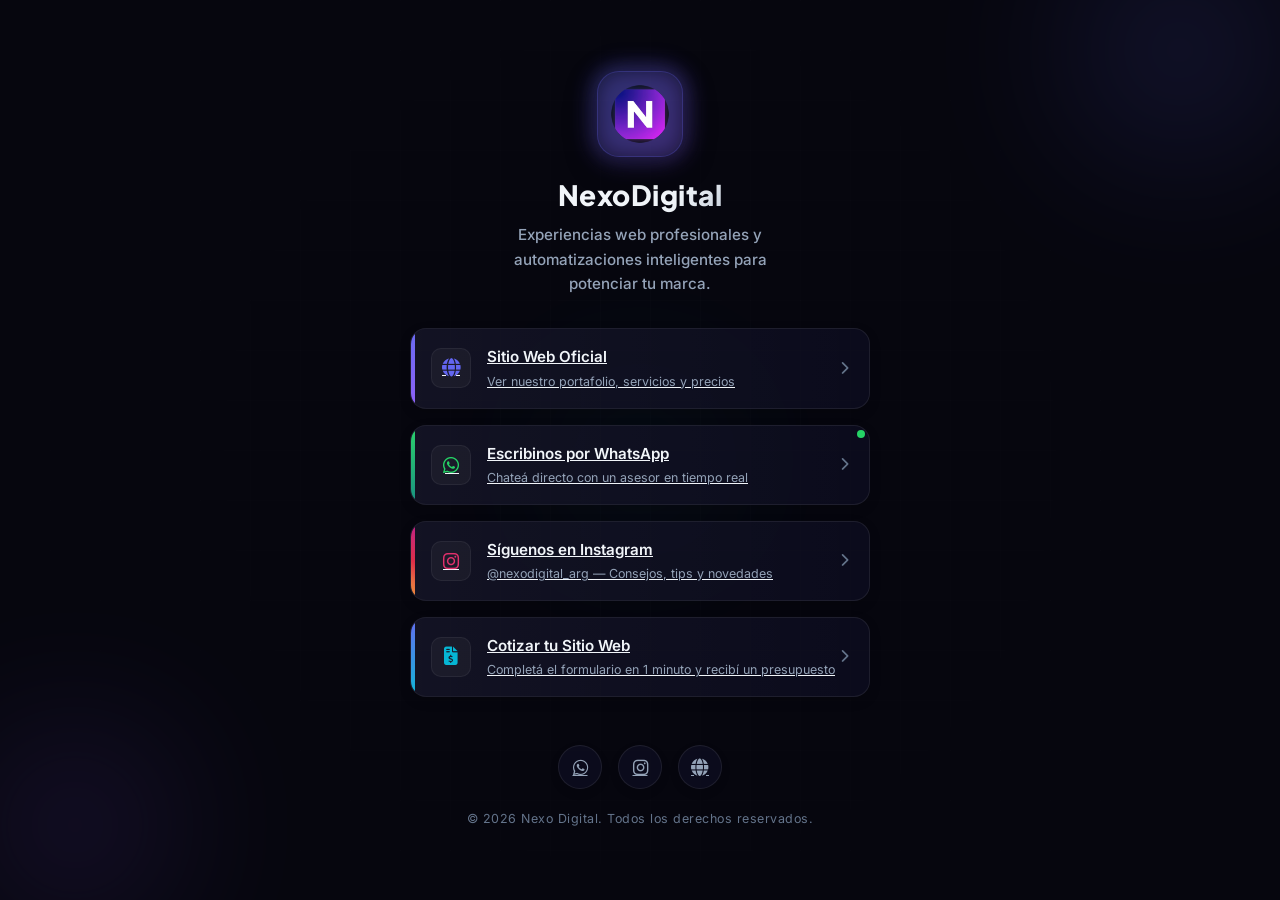
<file: links.html>
<!DOCTYPE html>
<html lang="es">
<head>
    <meta charset="UTF-8">
    <meta name="viewport" content="width=device-width, initial-scale=1.0">
    
    <!-- Google tag (gtag.js) -->
    <script async src="https://www.googletagmanager.com/gtag/js?id=G-KYLZPVJD49"></script>
    <script>
      window.dataLayer = window.dataLayer || [];
      function gtag(){dataLayer.push(arguments);}
      gtag('js', new Date());

      gtag('config', 'G-KYLZPVJD49');
    </script>
    
    <title>Nexo Digital | Enlaces de Contacto</title>
    <meta name="description" content="Nexo Digital — Enlaces rápidos para contactarnos, ver nuestro Instagram, chatear por WhatsApp y visitar nuestro sitio web oficial.">
    
    <!-- Favicon -->
    <link rel="icon" href="assets/favicon.png" type="image/png">
    
    <!-- Google Fonts -->
    <link rel="preconnect" href="https://fonts.googleapis.com">
    <link rel="preconnect" href="https://fonts.gstatic.com" crossorigin>
    <link href="https://fonts.googleapis.com/css2?family=Inter:wght@400;500;600;700&family=Plus+Jakarta+Sans:wght@700;800&display=swap" rel="stylesheet">
    
    <!-- FontAwesome for Icons -->
    <link rel="stylesheet" href="https://cdnjs.cloudflare.com/ajax/libs/font-awesome/6.4.0/css/all.min.css">
    
    <style>
        :root {
            --bg-primary: #06060e;
            --bg-secondary: #0a0a1a;
            --bg-card: rgba(15, 15, 35, 0.7);
            --bg-card-hover: rgba(20, 20, 46, 0.85);
            --border-subtle: rgba(255, 255, 255, 0.08);
            --border-accent: rgba(99, 102, 241, 0.25);
            --text-primary: #f1f5f9;
            --text-secondary: #94a3b8;
            --text-muted: #64748b;
            --accent-1: #6366f1; /* Indigo */
            --accent-2: #8b5cf6; /* Violet */
            --accent-3: #06b6d4; /* Cyan */
            --gradient-main: linear-gradient(135deg, #6366f1, #8b5cf6);
            --gradient-instagram: linear-gradient(45deg, #f09433 0%, #e6683c 25%, #dc2743 50%, #cc2366 75%, #bc1888 100%);
            --gradient-whatsapp: linear-gradient(135deg, #25d366, #128c7e);
            --font-heading: 'Plus Jakarta Sans', sans-serif;
            --font-body: 'Inter', sans-serif;
            --radius: 16px;
            --transition: all 0.3s cubic-bezier(0.4, 0, 0.2, 1);
        }

        /* Reset */
        *, *::before, *::after {
            margin: 0;
            padding: 0;
            box-sizing: border-box;
        }

        body {
            font-family: var(--font-body);
            background-color: var(--bg-primary);
            color: var(--text-primary);
            line-height: 1.6;
            min-height: 100vh;
            display: flex;
            align-items: center;
            justify-content: center;
            padding: 24px 16px;
            position: relative;
            overflow-x: hidden;
            -webkit-font-smoothing: antialiased;
        }

        /* 3D-Like Background Orbs */
        .background-decor {
            position: absolute;
            inset: 0;
            z-index: -1;
            overflow: hidden;
            pointer-events: none;
        }

        .orb {
            position: absolute;
            border-radius: 50%;
            filter: blur(80px);
            opacity: 0.25;
            animation: float 12s ease-in-out infinite alternate;
        }

        .orb-1 {
            width: 300px;
            height: 300px;
            top: -100px;
            right: -50px;
            background: radial-gradient(circle, var(--accent-1), transparent 70%);
        }

        .orb-2 {
            width: 250px;
            height: 250px;
            bottom: -50px;
            left: -50px;
            background: radial-gradient(circle, var(--accent-2), transparent 70%);
            animation-delay: -3s;
        }

        .orb-3 {
            width: 200px;
            height: 200px;
            top: 40%;
            left: 50%;
            transform: translateX(-50%);
            background: radial-gradient(circle, var(--accent-3), transparent 70%);
            opacity: 0.12;
            animation-delay: -6s;
        }

        .grid-lines {
            position: absolute;
            inset: 0;
            background-image:
                linear-gradient(rgba(255, 255, 255, 0.015) 1px, transparent 1px),
                linear-gradient(90deg, rgba(255, 255, 255, 0.015) 1px, transparent 1px);
            background-size: 50px 50px;
            mask-image: radial-gradient(circle, rgba(0,0,0,0.8), rgba(0,0,0,0));
        }

        @keyframes float {
            0% { transform: translateY(0) scale(1); }
            100% { transform: translateY(-15px) scale(1.05); }
        }

        /* Container */
        .links-container {
            width: 100%;
            max-width: 460px;
            display: flex;
            flex-direction: column;
            align-items: center;
            text-align: center;
            z-index: 10;
        }

        /* Brand Header */
        .brand-header {
            margin-bottom: 32px;
            animation: fadeInDown 0.8s cubic-bezier(0.16, 1, 0.3, 1) both;
        }

        .logo-wrapper {
            position: relative;
            display: inline-block;
            margin-bottom: 16px;
        }

        .logo-icon {
            width: 86px;
            height: 86px;
            border-radius: 22px;
            background: rgba(99, 102, 241, 0.08);
            border: 1px solid var(--border-accent);
            display: flex;
            align-items: center;
            justify-content: center;
            padding: 8px;
            box-shadow: 0 8px 32px rgba(0, 0, 0, 0.4), 0 0 20px rgba(99, 102, 241, 0.15);
            transition: var(--transition);
        }

        .logo-icon img {
            width: 100%;
            height: 100%;
            object-fit: cover;
            border-radius: 14px;
        }

        .logo-glow {
            position: absolute;
            inset: -4px;
            border-radius: 26px;
            background: var(--gradient-main);
            z-index: -1;
            opacity: 0.4;
            filter: blur(12px);
            transition: var(--transition);
        }

        .logo-wrapper:hover .logo-glow {
            opacity: 0.8;
            filter: blur(16px);
        }

        .brand-title {
            font-family: var(--font-heading);
            font-size: 1.75rem;
            font-weight: 800;
            letter-spacing: 0.5px;
            margin-bottom: 6px;
            background: linear-gradient(135deg, #f1f5f9 60%, #94a3b8 100%);
            -webkit-background-clip: text;
            -webkit-text-fill-color: transparent;
            background-clip: text;
        }

        .brand-title span {
            color: var(--accent-1);
        }

        .brand-subtitle {
            font-size: 0.95rem;
            color: var(--text-secondary);
            font-weight: 500;
            max-width: 320px;
            margin: 0 auto;
        }

        /* Link List */
        .link-list {
            width: 100%;
            display: flex;
            flex-direction: column;
            gap: 16px;
            margin-bottom: 36px;
        }

        .link-item {
            width: 100%;
            opacity: 0;
            transform: translateY(20px);
            animation: fadeInUp 0.6s cubic-bezier(0.16, 1, 0.3, 1) forwards;
        }

        .link-item:nth-child(1) { animation-delay: 0.15s; }
        .link-item:nth-child(2) { animation-delay: 0.25s; }
        .link-item:nth-child(3) { animation-delay: 0.35s; }
        .link-item:nth-child(4) { animation-delay: 0.45s; }

        .link-btn {
            display: flex;
            align-items: center;
            width: 100%;
            padding: 16px 20px;
            border-radius: var(--radius);
            background: var(--bg-card);
            border: 1px solid var(--border-subtle);
            color: var(--text-primary);
            font-weight: 600;
            font-size: 0.98rem;
            text-align: left;
            backdrop-filter: blur(16px);
            -webkit-backdrop-filter: blur(16px);
            transition: var(--transition);
            cursor: pointer;
            position: relative;
            overflow: hidden;
            box-shadow: 0 4px 12px rgba(0, 0, 0, 0.15);
        }

        .link-btn::before {
            content: '';
            position: absolute;
            inset: 0;
            background: linear-gradient(90deg, rgba(255,255,255,0.03), transparent);
            z-index: 1;
        }

        .link-btn-glow {
            position: absolute;
            left: 0;
            top: 0;
            bottom: 0;
            width: 4px;
            background: var(--gradient-main);
            transition: var(--transition);
        }

        .btn-icon {
            width: 40px;
            height: 40px;
            border-radius: 10px;
            background: rgba(255, 255, 255, 0.04);
            border: 1px solid rgba(255, 255, 255, 0.06);
            display: flex;
            align-items: center;
            justify-content: center;
            margin-right: 16px;
            font-size: 1.15rem;
            color: var(--accent-1);
            transition: var(--transition);
            z-index: 2;
        }

        .btn-text-content {
            display: flex;
            flex-direction: column;
            z-index: 2;
            flex: 1;
        }

        .btn-title {
            font-size: 0.95rem;
            font-weight: 600;
            color: var(--text-primary);
        }

        .btn-desc {
            font-size: 0.78rem;
            color: var(--text-secondary);
            font-weight: 400;
            margin-top: 2px;
        }

        .btn-arrow {
            font-size: 0.85rem;
            color: var(--text-muted);
            margin-left: auto;
            transition: var(--transition);
            z-index: 2;
        }

        /* Hover States */
        .link-btn:hover {
            background-color: var(--bg-card-hover);
            border-color: var(--border-accent);
            transform: translateY(-2px);
            box-shadow: 0 8px 24px rgba(99, 102, 241, 0.12);
        }

        .link-btn:hover .btn-icon {
            background: rgba(99, 102, 241, 0.12);
            border-color: var(--border-accent);
            color: #fff;
            transform: scale(1.05);
        }

        .link-btn:hover .btn-arrow {
            color: var(--text-primary);
            transform: translateX(4px);
        }

        /* Specialized Buttons */
        .whatsapp-btn .link-btn-glow {
            background: var(--gradient-whatsapp);
        }
        .whatsapp-btn:hover {
            box-shadow: 0 8px 24px rgba(37, 211, 102, 0.15);
            border-color: rgba(37, 211, 102, 0.3);
        }
        .whatsapp-btn .btn-icon {
            color: #25d366;
        }
        .whatsapp-btn:hover .btn-icon {
            background: rgba(37, 211, 102, 0.12);
            border-color: rgba(37, 211, 102, 0.3);
            color: #25d366;
        }

        .instagram-btn .link-btn-glow {
            background: var(--gradient-instagram);
        }
        .instagram-btn:hover {
            box-shadow: 0 8px 24px rgba(225, 48, 108, 0.15);
            border-color: rgba(225, 48, 108, 0.3);
        }
        .instagram-btn .btn-icon {
            color: #e1306c;
        }
        .instagram-btn:hover .btn-icon {
            background: rgba(225, 48, 108, 0.12);
            border-color: rgba(225, 48, 108, 0.3);
            color: #e1306c;
        }

        /* WhatsApp Pulsing Badge */
        .pulse-dot {
            position: absolute;
            top: 4px;
            right: 4px;
            width: 8px;
            height: 8px;
            background-color: #25d366;
            border-radius: 50%;
            box-shadow: 0 0 0 0 rgba(37, 211, 102, 0.7);
            animation: pulse 1.8s infinite;
        }

        @keyframes pulse {
            0% {
                transform: scale(0.95);
                box-shadow: 0 0 0 0 rgba(37, 211, 102, 0.7);
            }
            70% {
                transform: scale(1);
                box-shadow: 0 0 0 8px rgba(37, 211, 102, 0);
            }
            100% {
                transform: scale(0.95);
                box-shadow: 0 0 0 0 rgba(37, 211, 102, 0);
            }
        }

        /* Footer */
        .links-footer {
            margin-top: 12px;
            animation: fadeIn 1s ease 0.6s both;
        }

        .social-row {
            display: flex;
            gap: 16px;
            justify-content: center;
            margin-bottom: 20px;
        }

        .social-link {
            width: 44px;
            height: 44px;
            border-radius: 50%;
            background: var(--bg-card);
            border: 1px solid var(--border-subtle);
            display: flex;
            align-items: center;
            justify-content: center;
            color: var(--text-secondary);
            font-size: 1.1rem;
            transition: var(--transition);
            box-shadow: 0 4px 10px rgba(0,0,0,0.1);
        }

        .social-link:hover {
            color: var(--text-primary);
            border-color: var(--border-accent);
            transform: translateY(-2px);
            background: var(--bg-card-hover);
        }

        .social-link.wa:hover { color: #25d366; box-shadow: 0 6px 16px rgba(37, 211, 102, 0.2); }
        .social-link.ig:hover { color: #e1306c; box-shadow: 0 6px 16px rgba(225, 48, 108, 0.2); }
        .social-link.web:hover { color: var(--accent-3); box-shadow: 0 6px 16px rgba(6, 182, 212, 0.2); }

        .copyright {
            font-size: 0.78rem;
            color: var(--text-muted);
            letter-spacing: 0.5px;
        }

        /* Animations */
        @keyframes fadeInDown {
            from { opacity: 0; transform: translateY(-20px); filter: blur(5px); }
            to { opacity: 1; transform: translateY(0); filter: blur(0); }
        }

        @keyframes fadeInUp {
            from { opacity: 0; transform: translateY(20px); filter: blur(5px); }
            to { opacity: 1; transform: translateY(0); filter: blur(0); }
        }

        @keyframes fadeIn {
            from { opacity: 0; }
            to { opacity: 1; }
        }
    </style>
</head>
<body>

    <div class="background-decor">
        <div class="grid-lines"></div>
        <div class="orb orb-1"></div>
        <div class="orb orb-2"></div>
        <div class="orb orb-3"></div>
    </div>

    <div class="links-container">
        <!-- Brand Header -->
        <header class="brand-header">
            <div class="logo-wrapper">
                <div class="logo-glow"></div>
                <div class="logo-icon">
                    <img src="assets/logo_ig.png" alt="Nexo Digital Logo" width="86" height="86">
                </div>
            </div>
            <h1 class="brand-title">Nexo<span>Digital</span></h1>
            <p class="brand-subtitle">Experiencias web profesionales y automatizaciones inteligentes para potenciar tu marca.</p>
        </header>

        <!-- Link Buttons -->
        <main class="link-list">
            <!-- Sitio Web -->
            <div class="link-item">
                <a href="https://nexo-web.com.ar" class="link-btn" target="_blank" rel="noopener noreferrer">
                    <span class="link-btn-glow"></span>
                    <span class="btn-icon"><i class="fa-solid fa-globe"></i></span>
                    <div class="btn-text-content">
                        <span class="btn-title">Sitio Web Oficial</span>
                        <span class="btn-desc">Ver nuestro portafolio, servicios y precios</span>
                    </div>
                    <span class="btn-arrow"><i class="fa-solid fa-chevron-right"></i></span>
                </a>
            </div>

            <!-- WhatsApp Direct -->
            <div class="link-item">
                <a href="https://wa.me/5493795051607?text=Hola!%20Vengo%20desde%20sus%20enlaces%20y%20me%20gustar%C3%ADa%20consultar%20por%20sus%20servicios%20de%20dise%C3%B1o%20web/chatbots." class="link-btn whatsapp-btn" target="_blank" rel="noopener noreferrer">
                    <span class="link-btn-glow"></span>
                    <span class="btn-icon">
                        <i class="fa-brands fa-whatsapp"></i>
                        <span class="pulse-dot"></span>
                    </span>
                    <div class="btn-text-content">
                        <span class="btn-title">Escribinos por WhatsApp</span>
                        <span class="btn-desc">Chateá directo con un asesor en tiempo real</span>
                    </div>
                    <span class="btn-arrow"><i class="fa-solid fa-chevron-right"></i></span>
                </a>
            </div>

            <!-- Instagram -->
            <div class="link-item">
                <a href="https://www.instagram.com/nexodigital_arg/" class="link-btn instagram-btn" target="_blank" rel="noopener noreferrer">
                    <span class="link-btn-glow"></span>
                    <span class="btn-icon"><i class="fa-brands fa-instagram"></i></span>
                    <div class="btn-text-content">
                        <span class="btn-title">Síguenos en Instagram</span>
                        <span class="btn-desc">@nexodigital_arg — Consejos, tips y novedades</span>
                    </div>
                    <span class="btn-arrow"><i class="fa-solid fa-chevron-right"></i></span>
                </a>
            </div>

            <!-- Cotizar Proyecto Formulario -->
            <div class="link-item">
                <a href="https://nexo-web.com.ar#contacto" class="link-btn" target="_blank" rel="noopener noreferrer">
                    <span class="link-btn-glow" style="background: linear-gradient(135deg, var(--accent-1), var(--accent-3))"></span>
                    <span class="btn-icon" style="color: var(--accent-3)"><i class="fa-solid fa-file-invoice-dollar"></i></span>
                    <div class="btn-text-content">
                        <span class="btn-title">Cotizar tu Sitio Web</span>
                        <span class="btn-desc">Completá el formulario en 1 minuto y recibí un presupuesto</span>
                    </div>
                    <span class="btn-arrow"><i class="fa-solid fa-chevron-right"></i></span>
                </a>
            </div>
        </main>

        <!-- Footer -->
        <footer class="links-footer">
            <div class="social-row">
                <a href="https://wa.me/5493795051607" class="social-link wa" target="_blank" rel="noopener noreferrer" aria-label="WhatsApp"><i class="fa-brands fa-whatsapp"></i></a>
                <a href="https://www.instagram.com/nexodigital_arg/" class="social-link ig" target="_blank" rel="noopener noreferrer" aria-label="Instagram"><i class="fa-brands fa-instagram"></i></a>
                <a href="https://nexo-web.com.ar" class="social-link web" target="_blank" rel="noopener noreferrer" aria-label="Website"><i class="fa-solid fa-globe"></i></a>
            </div>
            <p class="copyright">© 2026 Nexo Digital. Todos los derechos reservados.</p>
        </footer>
    </div>

</body>
</html>
</file>
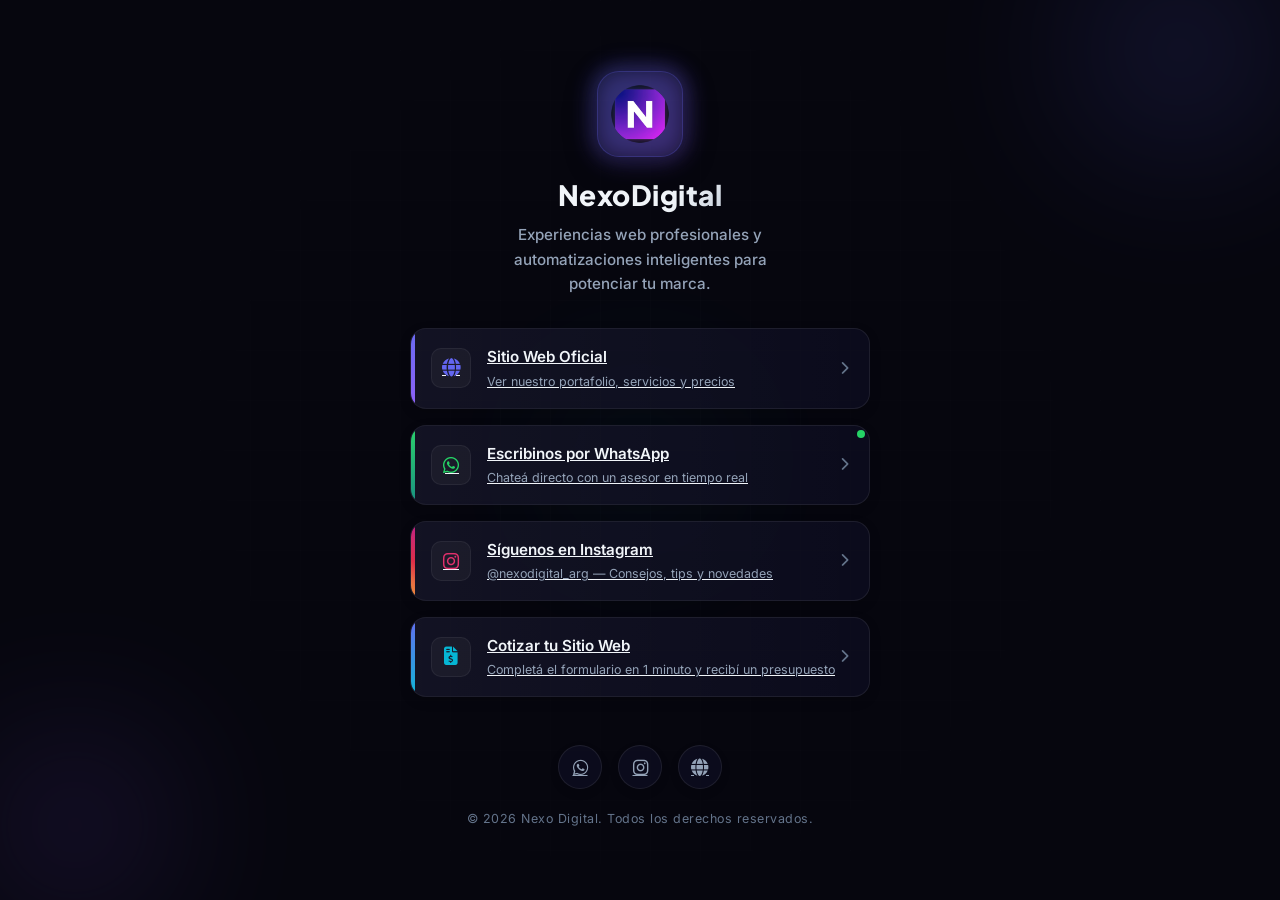
<file: nexo-digital/links.html>
<!DOCTYPE html>
<html lang="es">
<head>
    <meta charset="UTF-8">
    <meta name="viewport" content="width=device-width, initial-scale=1.0">
    <title>Nexo Digital | Enlaces de Contacto</title>
    <meta name="description" content="Nexo Digital — Enlaces rápidos para contactarnos, ver nuestro Instagram, chatear por WhatsApp y visitar nuestro sitio web oficial.">
    
    <!-- Favicon -->
    <link rel="icon" href="assets/favicon.png" type="image/png">
    
    <!-- Google Fonts -->
    <link rel="preconnect" href="https://fonts.googleapis.com">
    <link rel="preconnect" href="https://fonts.gstatic.com" crossorigin>
    <link href="https://fonts.googleapis.com/css2?family=Inter:wght@400;500;600;700&family=Plus+Jakarta+Sans:wght@700;800&display=swap" rel="stylesheet">
    
    <!-- FontAwesome for Icons -->
    <link rel="stylesheet" href="https://cdnjs.cloudflare.com/ajax/libs/font-awesome/6.4.0/css/all.min.css">
    
    <style>
        :root {
            --bg-primary: #06060e;
            --bg-secondary: #0a0a1a;
            --bg-card: rgba(15, 15, 35, 0.7);
            --bg-card-hover: rgba(20, 20, 46, 0.85);
            --border-subtle: rgba(255, 255, 255, 0.08);
            --border-accent: rgba(99, 102, 241, 0.25);
            --text-primary: #f1f5f9;
            --text-secondary: #94a3b8;
            --text-muted: #64748b;
            --accent-1: #6366f1; /* Indigo */
            --accent-2: #8b5cf6; /* Violet */
            --accent-3: #06b6d4; /* Cyan */
            --gradient-main: linear-gradient(135deg, #6366f1, #8b5cf6);
            --gradient-instagram: linear-gradient(45deg, #f09433 0%, #e6683c 25%, #dc2743 50%, #cc2366 75%, #bc1888 100%);
            --gradient-whatsapp: linear-gradient(135deg, #25d366, #128c7e);
            --font-heading: 'Plus Jakarta Sans', sans-serif;
            --font-body: 'Inter', sans-serif;
            --radius: 16px;
            --transition: all 0.3s cubic-bezier(0.4, 0, 0.2, 1);
        }

        /* Reset */
        *, *::before, *::after {
            margin: 0;
            padding: 0;
            box-sizing: border-box;
        }

        body {
            font-family: var(--font-body);
            background-color: var(--bg-primary);
            color: var(--text-primary);
            line-height: 1.6;
            min-height: 100vh;
            display: flex;
            align-items: center;
            justify-content: center;
            padding: 24px 16px;
            position: relative;
            overflow-x: hidden;
            -webkit-font-smoothing: antialiased;
        }

        /* 3D-Like Background Orbs */
        .background-decor {
            position: absolute;
            inset: 0;
            z-index: -1;
            overflow: hidden;
            pointer-events: none;
        }

        .orb {
            position: absolute;
            border-radius: 50%;
            filter: blur(80px);
            opacity: 0.25;
            animation: float 12s ease-in-out infinite alternate;
        }

        .orb-1 {
            width: 300px;
            height: 300px;
            top: -100px;
            right: -50px;
            background: radial-gradient(circle, var(--accent-1), transparent 70%);
        }

        .orb-2 {
            width: 250px;
            height: 250px;
            bottom: -50px;
            left: -50px;
            background: radial-gradient(circle, var(--accent-2), transparent 70%);
            animation-delay: -3s;
        }

        .orb-3 {
            width: 200px;
            height: 200px;
            top: 40%;
            left: 50%;
            transform: translateX(-50%);
            background: radial-gradient(circle, var(--accent-3), transparent 70%);
            opacity: 0.12;
            animation-delay: -6s;
        }

        .grid-lines {
            position: absolute;
            inset: 0;
            background-image:
                linear-gradient(rgba(255, 255, 255, 0.015) 1px, transparent 1px),
                linear-gradient(90deg, rgba(255, 255, 255, 0.015) 1px, transparent 1px);
            background-size: 50px 50px;
            mask-image: radial-gradient(circle, rgba(0,0,0,0.8), rgba(0,0,0,0));
        }

        @keyframes float {
            0% { transform: translateY(0) scale(1); }
            100% { transform: translateY(-15px) scale(1.05); }
        }

        /* Container */
        .links-container {
            width: 100%;
            max-width: 460px;
            display: flex;
            flex-direction: column;
            align-items: center;
            text-align: center;
            z-index: 10;
        }

        /* Brand Header */
        .brand-header {
            margin-bottom: 32px;
            animation: fadeInDown 0.8s cubic-bezier(0.16, 1, 0.3, 1) both;
        }

        .logo-wrapper {
            position: relative;
            display: inline-block;
            margin-bottom: 16px;
        }

        .logo-icon {
            width: 86px;
            height: 86px;
            border-radius: 22px;
            background: rgba(99, 102, 241, 0.08);
            border: 1px solid var(--border-accent);
            display: flex;
            align-items: center;
            justify-content: center;
            padding: 8px;
            box-shadow: 0 8px 32px rgba(0, 0, 0, 0.4), 0 0 20px rgba(99, 102, 241, 0.15);
            transition: var(--transition);
        }

        .logo-icon img {
            width: 100%;
            height: 100%;
            object-fit: cover;
            border-radius: 14px;
        }

        .logo-glow {
            position: absolute;
            inset: -4px;
            border-radius: 26px;
            background: var(--gradient-main);
            z-index: -1;
            opacity: 0.4;
            filter: blur(12px);
            transition: var(--transition);
        }

        .logo-wrapper:hover .logo-glow {
            opacity: 0.8;
            filter: blur(16px);
        }

        .brand-title {
            font-family: var(--font-heading);
            font-size: 1.75rem;
            font-weight: 800;
            letter-spacing: 0.5px;
            margin-bottom: 6px;
            background: linear-gradient(135deg, #f1f5f9 60%, #94a3b8 100%);
            -webkit-background-clip: text;
            -webkit-text-fill-color: transparent;
            background-clip: text;
        }

        .brand-title span {
            color: var(--accent-1);
        }

        .brand-subtitle {
            font-size: 0.95rem;
            color: var(--text-secondary);
            font-weight: 500;
            max-width: 320px;
            margin: 0 auto;
        }

        /* Link List */
        .link-list {
            width: 100%;
            display: flex;
            flex-direction: column;
            gap: 16px;
            margin-bottom: 36px;
        }

        .link-item {
            width: 100%;
            opacity: 0;
            transform: translateY(20px);
            animation: fadeInUp 0.6s cubic-bezier(0.16, 1, 0.3, 1) forwards;
        }

        .link-item:nth-child(1) { animation-delay: 0.15s; }
        .link-item:nth-child(2) { animation-delay: 0.25s; }
        .link-item:nth-child(3) { animation-delay: 0.35s; }
        .link-item:nth-child(4) { animation-delay: 0.45s; }

        .link-btn {
            display: flex;
            align-items: center;
            width: 100%;
            padding: 16px 20px;
            border-radius: var(--radius);
            background: var(--bg-card);
            border: 1px solid var(--border-subtle);
            color: var(--text-primary);
            font-weight: 600;
            font-size: 0.98rem;
            text-align: left;
            backdrop-filter: blur(16px);
            -webkit-backdrop-filter: blur(16px);
            transition: var(--transition);
            cursor: pointer;
            position: relative;
            overflow: hidden;
            box-shadow: 0 4px 12px rgba(0, 0, 0, 0.15);
        }

        .link-btn::before {
            content: '';
            position: absolute;
            inset: 0;
            background: linear-gradient(90deg, rgba(255,255,255,0.03), transparent);
            z-index: 1;
        }

        .link-btn-glow {
            position: absolute;
            left: 0;
            top: 0;
            bottom: 0;
            width: 4px;
            background: var(--gradient-main);
            transition: var(--transition);
        }

        .btn-icon {
            width: 40px;
            height: 40px;
            border-radius: 10px;
            background: rgba(255, 255, 255, 0.04);
            border: 1px solid rgba(255, 255, 255, 0.06);
            display: flex;
            align-items: center;
            justify-content: center;
            margin-right: 16px;
            font-size: 1.15rem;
            color: var(--accent-1);
            transition: var(--transition);
            z-index: 2;
        }

        .btn-text-content {
            display: flex;
            flex-direction: column;
            z-index: 2;
            flex: 1;
        }

        .btn-title {
            font-size: 0.95rem;
            font-weight: 600;
            color: var(--text-primary);
        }

        .btn-desc {
            font-size: 0.78rem;
            color: var(--text-secondary);
            font-weight: 400;
            margin-top: 2px;
        }

        .btn-arrow {
            font-size: 0.85rem;
            color: var(--text-muted);
            margin-left: auto;
            transition: var(--transition);
            z-index: 2;
        }

        /* Hover States */
        .link-btn:hover {
            background-color: var(--bg-card-hover);
            border-color: var(--border-accent);
            transform: translateY(-2px);
            box-shadow: 0 8px 24px rgba(99, 102, 241, 0.12);
        }

        .link-btn:hover .btn-icon {
            background: rgba(99, 102, 241, 0.12);
            border-color: var(--border-accent);
            color: #fff;
            transform: scale(1.05);
        }

        .link-btn:hover .btn-arrow {
            color: var(--text-primary);
            transform: translateX(4px);
        }

        /* Specialized Buttons */
        .whatsapp-btn .link-btn-glow {
            background: var(--gradient-whatsapp);
        }
        .whatsapp-btn:hover {
            box-shadow: 0 8px 24px rgba(37, 211, 102, 0.15);
            border-color: rgba(37, 211, 102, 0.3);
        }
        .whatsapp-btn .btn-icon {
            color: #25d366;
        }
        .whatsapp-btn:hover .btn-icon {
            background: rgba(37, 211, 102, 0.12);
            border-color: rgba(37, 211, 102, 0.3);
            color: #25d366;
        }

        .instagram-btn .link-btn-glow {
            background: var(--gradient-instagram);
        }
        .instagram-btn:hover {
            box-shadow: 0 8px 24px rgba(225, 48, 108, 0.15);
            border-color: rgba(225, 48, 108, 0.3);
        }
        .instagram-btn .btn-icon {
            color: #e1306c;
        }
        .instagram-btn:hover .btn-icon {
            background: rgba(225, 48, 108, 0.12);
            border-color: rgba(225, 48, 108, 0.3);
            color: #e1306c;
        }

        /* WhatsApp Pulsing Badge */
        .pulse-dot {
            position: absolute;
            top: 4px;
            right: 4px;
            width: 8px;
            height: 8px;
            background-color: #25d366;
            border-radius: 50%;
            box-shadow: 0 0 0 0 rgba(37, 211, 102, 0.7);
            animation: pulse 1.8s infinite;
        }

        @keyframes pulse {
            0% {
                transform: scale(0.95);
                box-shadow: 0 0 0 0 rgba(37, 211, 102, 0.7);
            }
            70% {
                transform: scale(1);
                box-shadow: 0 0 0 8px rgba(37, 211, 102, 0);
            }
            100% {
                transform: scale(0.95);
                box-shadow: 0 0 0 0 rgba(37, 211, 102, 0);
            }
        }

        /* Footer */
        .links-footer {
            margin-top: 12px;
            animation: fadeIn 1s ease 0.6s both;
        }

        .social-row {
            display: flex;
            gap: 16px;
            justify-content: center;
            margin-bottom: 20px;
        }

        .social-link {
            width: 44px;
            height: 44px;
            border-radius: 50%;
            background: var(--bg-card);
            border: 1px solid var(--border-subtle);
            display: flex;
            align-items: center;
            justify-content: center;
            color: var(--text-secondary);
            font-size: 1.1rem;
            transition: var(--transition);
            box-shadow: 0 4px 10px rgba(0,0,0,0.1);
        }

        .social-link:hover {
            color: var(--text-primary);
            border-color: var(--border-accent);
            transform: translateY(-2px);
            background: var(--bg-card-hover);
        }

        .social-link.wa:hover { color: #25d366; box-shadow: 0 6px 16px rgba(37, 211, 102, 0.2); }
        .social-link.ig:hover { color: #e1306c; box-shadow: 0 6px 16px rgba(225, 48, 108, 0.2); }
        .social-link.web:hover { color: var(--accent-3); box-shadow: 0 6px 16px rgba(6, 182, 212, 0.2); }

        .copyright {
            font-size: 0.78rem;
            color: var(--text-muted);
            letter-spacing: 0.5px;
        }

        /* Animations */
        @keyframes fadeInDown {
            from { opacity: 0; transform: translateY(-20px); filter: blur(5px); }
            to { opacity: 1; transform: translateY(0); filter: blur(0); }
        }

        @keyframes fadeInUp {
            from { opacity: 0; transform: translateY(20px); filter: blur(5px); }
            to { opacity: 1; transform: translateY(0); filter: blur(0); }
        }

        @keyframes fadeIn {
            from { opacity: 0; }
            to { opacity: 1; }
        }
    </style>
</head>
<body>

    <div class="background-decor">
        <div class="grid-lines"></div>
        <div class="orb orb-1"></div>
        <div class="orb orb-2"></div>
        <div class="orb orb-3"></div>
    </div>

    <div class="links-container">
        <!-- Brand Header -->
        <header class="brand-header">
            <div class="logo-wrapper">
                <div class="logo-glow"></div>
                <div class="logo-icon">
                    <img src="assets/logo_ig.png" alt="Nexo Digital Logo" width="86" height="86">
                </div>
            </div>
            <h1 class="brand-title">Nexo<span>Digital</span></h1>
            <p class="brand-subtitle">Experiencias web profesionales y automatizaciones inteligentes para potenciar tu marca.</p>
        </header>

        <!-- Link Buttons -->
        <main class="link-list">
            <!-- Sitio Web -->
            <div class="link-item">
                <a href="https://nexo-web.com.ar" class="link-btn" target="_blank" rel="noopener noreferrer">
                    <span class="link-btn-glow"></span>
                    <span class="btn-icon"><i class="fa-solid fa-globe"></i></span>
                    <div class="btn-text-content">
                        <span class="btn-title">Sitio Web Oficial</span>
                        <span class="btn-desc">Ver nuestro portafolio, servicios y precios</span>
                    </div>
                    <span class="btn-arrow"><i class="fa-solid fa-chevron-right"></i></span>
                </a>
            </div>

            <!-- WhatsApp Direct -->
            <div class="link-item">
                <a href="https://wa.me/5493795051607?text=Hola!%20Vengo%20desde%20sus%20enlaces%20y%20me%20gustar%C3%ADa%20consultar%20por%20sus%20servicios%20de%20dise%C3%B1o%20web/chatbots." class="link-btn whatsapp-btn" target="_blank" rel="noopener noreferrer">
                    <span class="link-btn-glow"></span>
                    <span class="btn-icon">
                        <i class="fa-brands fa-whatsapp"></i>
                        <span class="pulse-dot"></span>
                    </span>
                    <div class="btn-text-content">
                        <span class="btn-title">Escribinos por WhatsApp</span>
                        <span class="btn-desc">Chateá directo con un asesor en tiempo real</span>
                    </div>
                    <span class="btn-arrow"><i class="fa-solid fa-chevron-right"></i></span>
                </a>
            </div>

            <!-- Instagram -->
            <div class="link-item">
                <a href="https://www.instagram.com/nexodigital_arg/" class="link-btn instagram-btn" target="_blank" rel="noopener noreferrer">
                    <span class="link-btn-glow"></span>
                    <span class="btn-icon"><i class="fa-brands fa-instagram"></i></span>
                    <div class="btn-text-content">
                        <span class="btn-title">Síguenos en Instagram</span>
                        <span class="btn-desc">@nexodigital_arg — Consejos, tips y novedades</span>
                    </div>
                    <span class="btn-arrow"><i class="fa-solid fa-chevron-right"></i></span>
                </a>
            </div>

            <!-- Cotizar Proyecto Formulario -->
            <div class="link-item">
                <a href="https://nexo-web.com.ar#contacto" class="link-btn" target="_blank" rel="noopener noreferrer">
                    <span class="link-btn-glow" style="background: linear-gradient(135deg, var(--accent-1), var(--accent-3))"></span>
                    <span class="btn-icon" style="color: var(--accent-3)"><i class="fa-solid fa-file-invoice-dollar"></i></span>
                    <div class="btn-text-content">
                        <span class="btn-title">Cotizar tu Sitio Web</span>
                        <span class="btn-desc">Completá el formulario en 1 minuto y recibí un presupuesto</span>
                    </div>
                    <span class="btn-arrow"><i class="fa-solid fa-chevron-right"></i></span>
                </a>
            </div>
        </main>

        <!-- Footer -->
        <footer class="links-footer">
            <div class="social-row">
                <a href="https://wa.me/5493795051607" class="social-link wa" target="_blank" rel="noopener noreferrer" aria-label="WhatsApp"><i class="fa-brands fa-whatsapp"></i></a>
                <a href="https://www.instagram.com/nexodigital_arg/" class="social-link ig" target="_blank" rel="noopener noreferrer" aria-label="Instagram"><i class="fa-brands fa-instagram"></i></a>
                <a href="https://nexo-web.com.ar" class="social-link web" target="_blank" rel="noopener noreferrer" aria-label="Website"><i class="fa-solid fa-globe"></i></a>
            </div>
            <p class="copyright">© 2026 Nexo Digital. Todos los derechos reservados.</p>
        </footer>
    </div>

</body>
</html>
</file>
